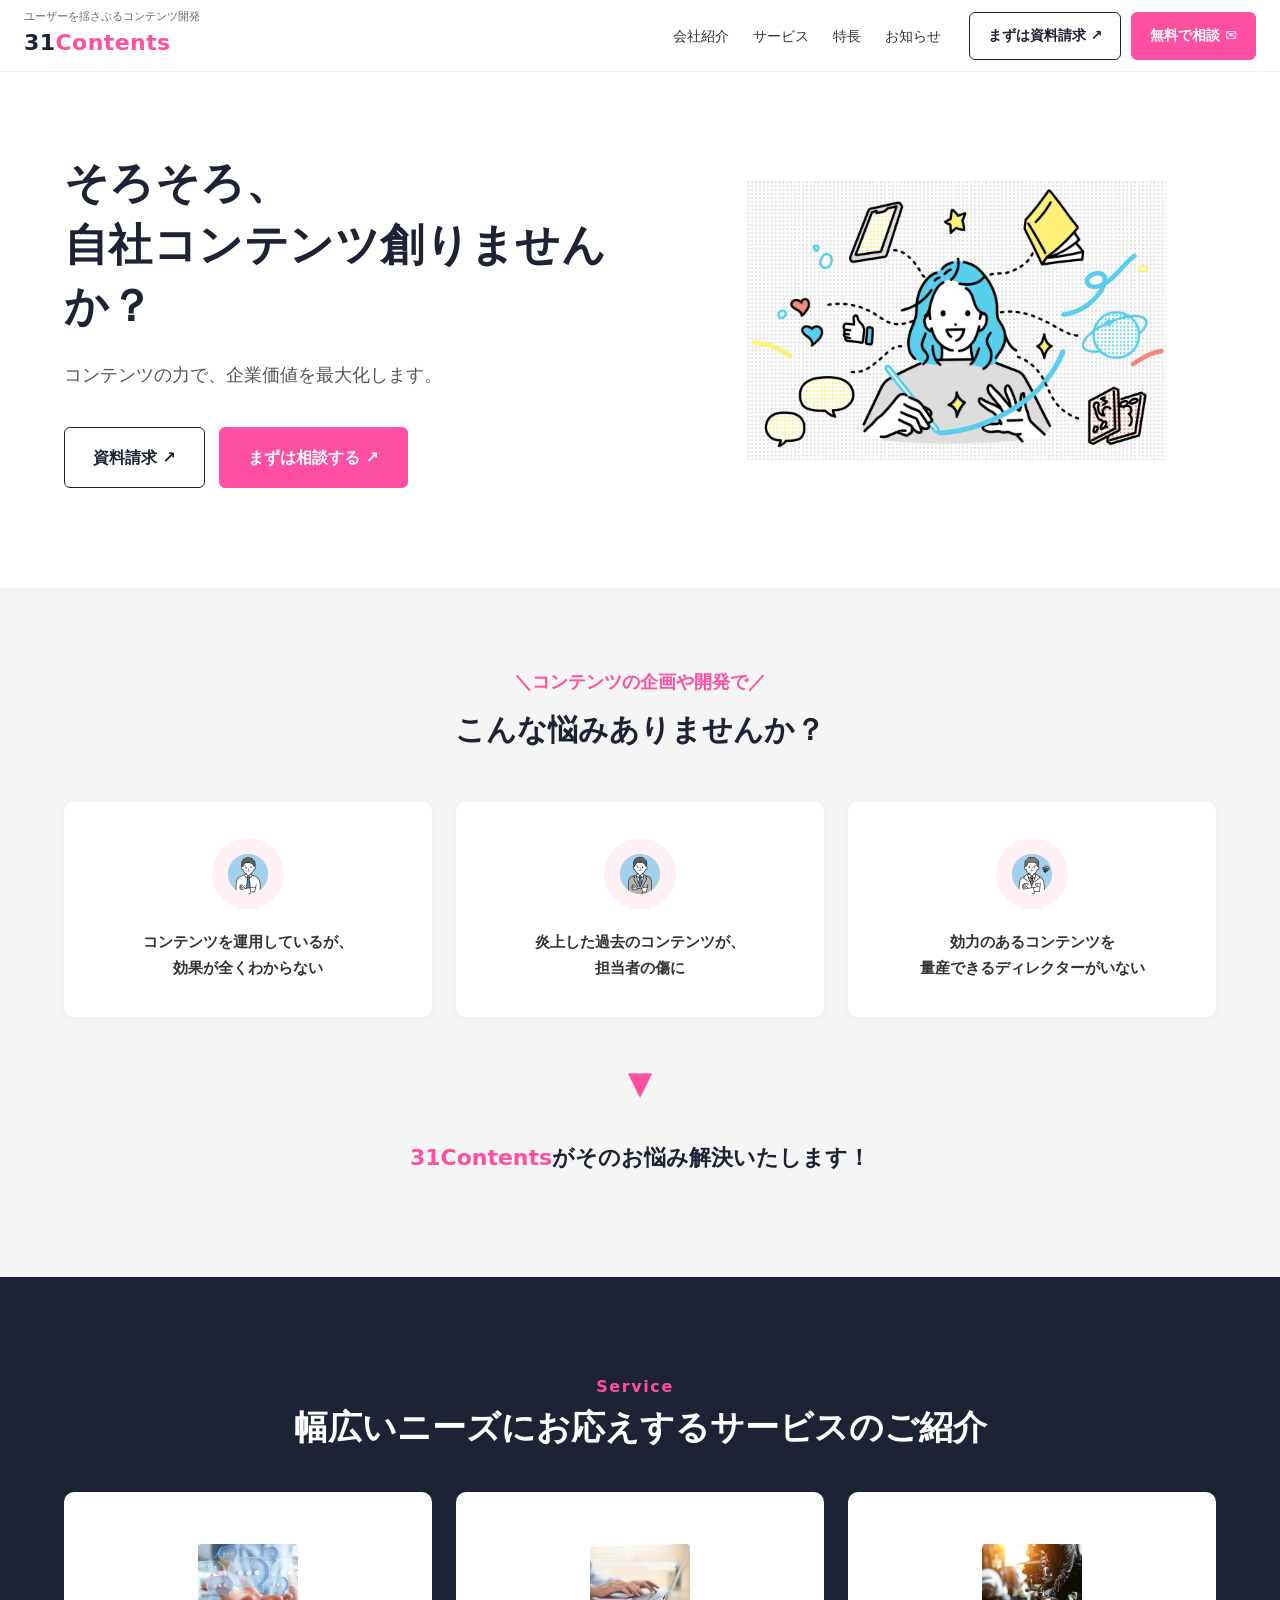
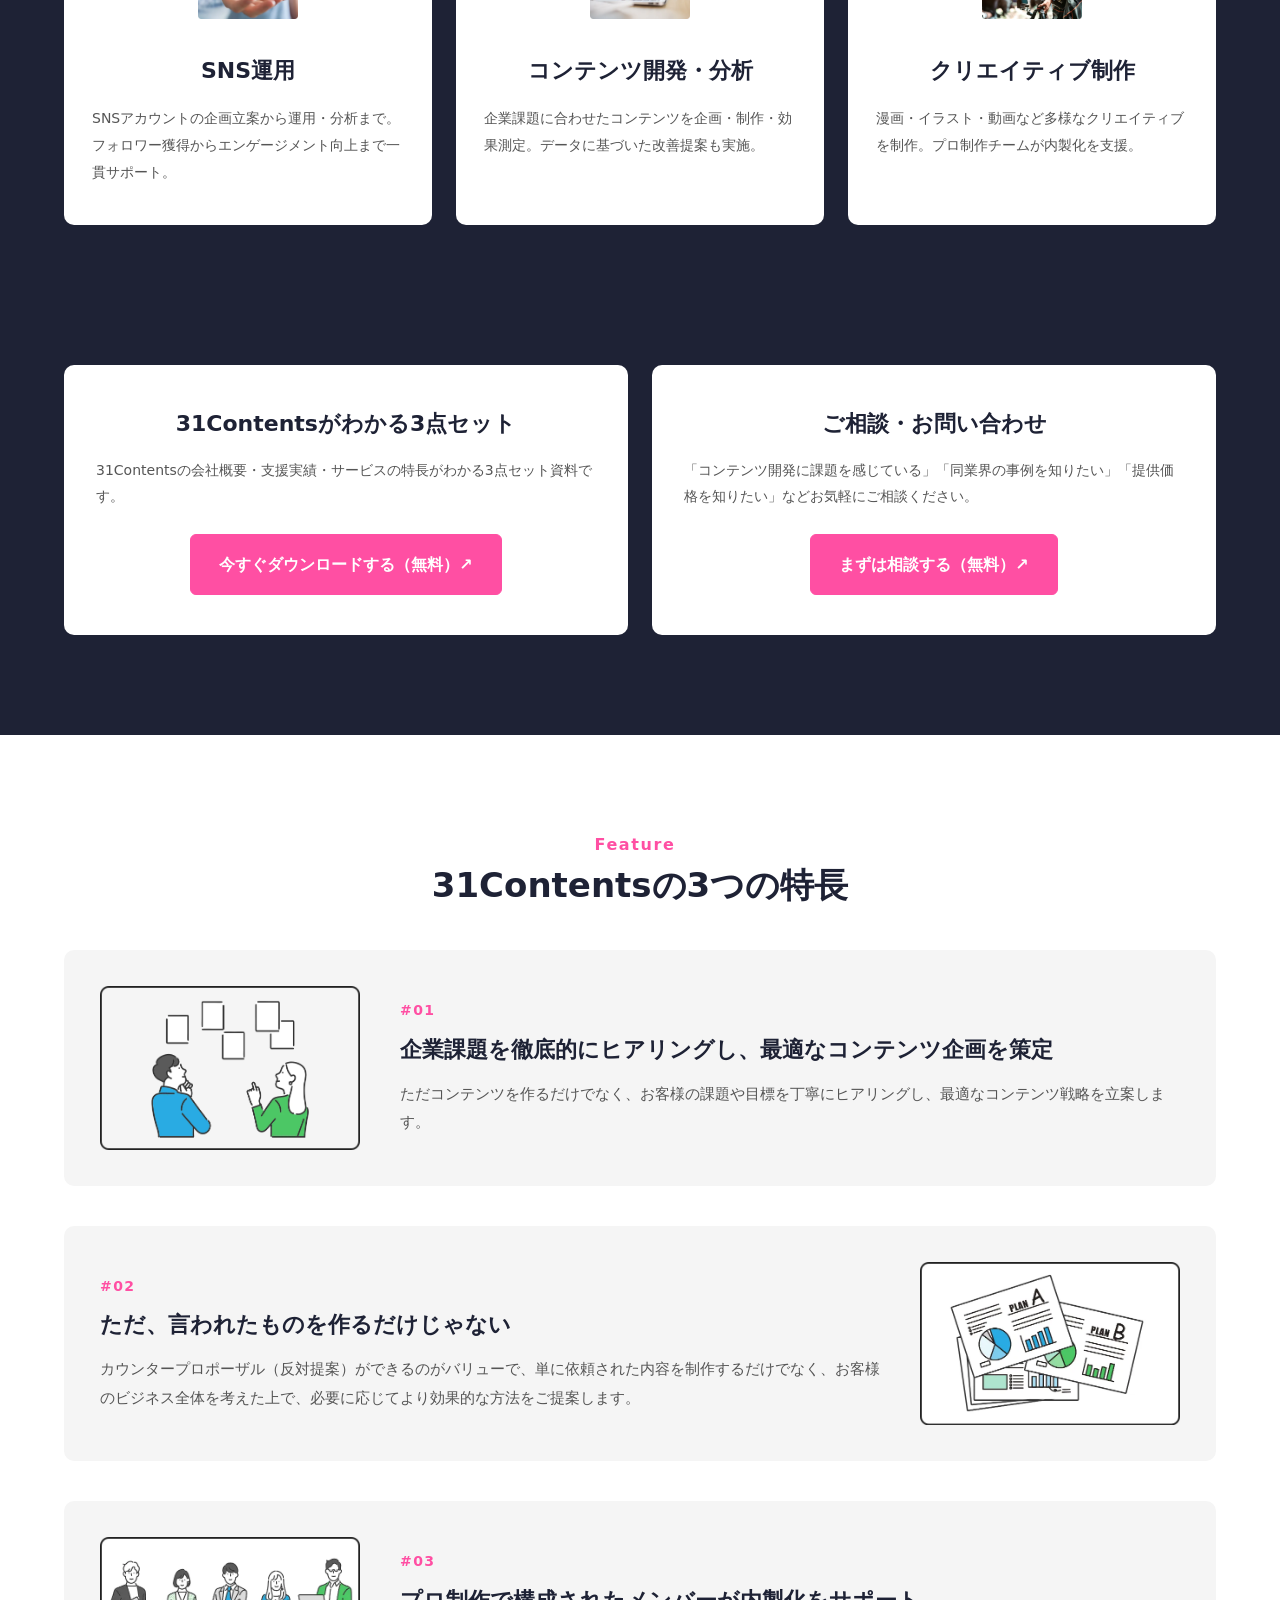
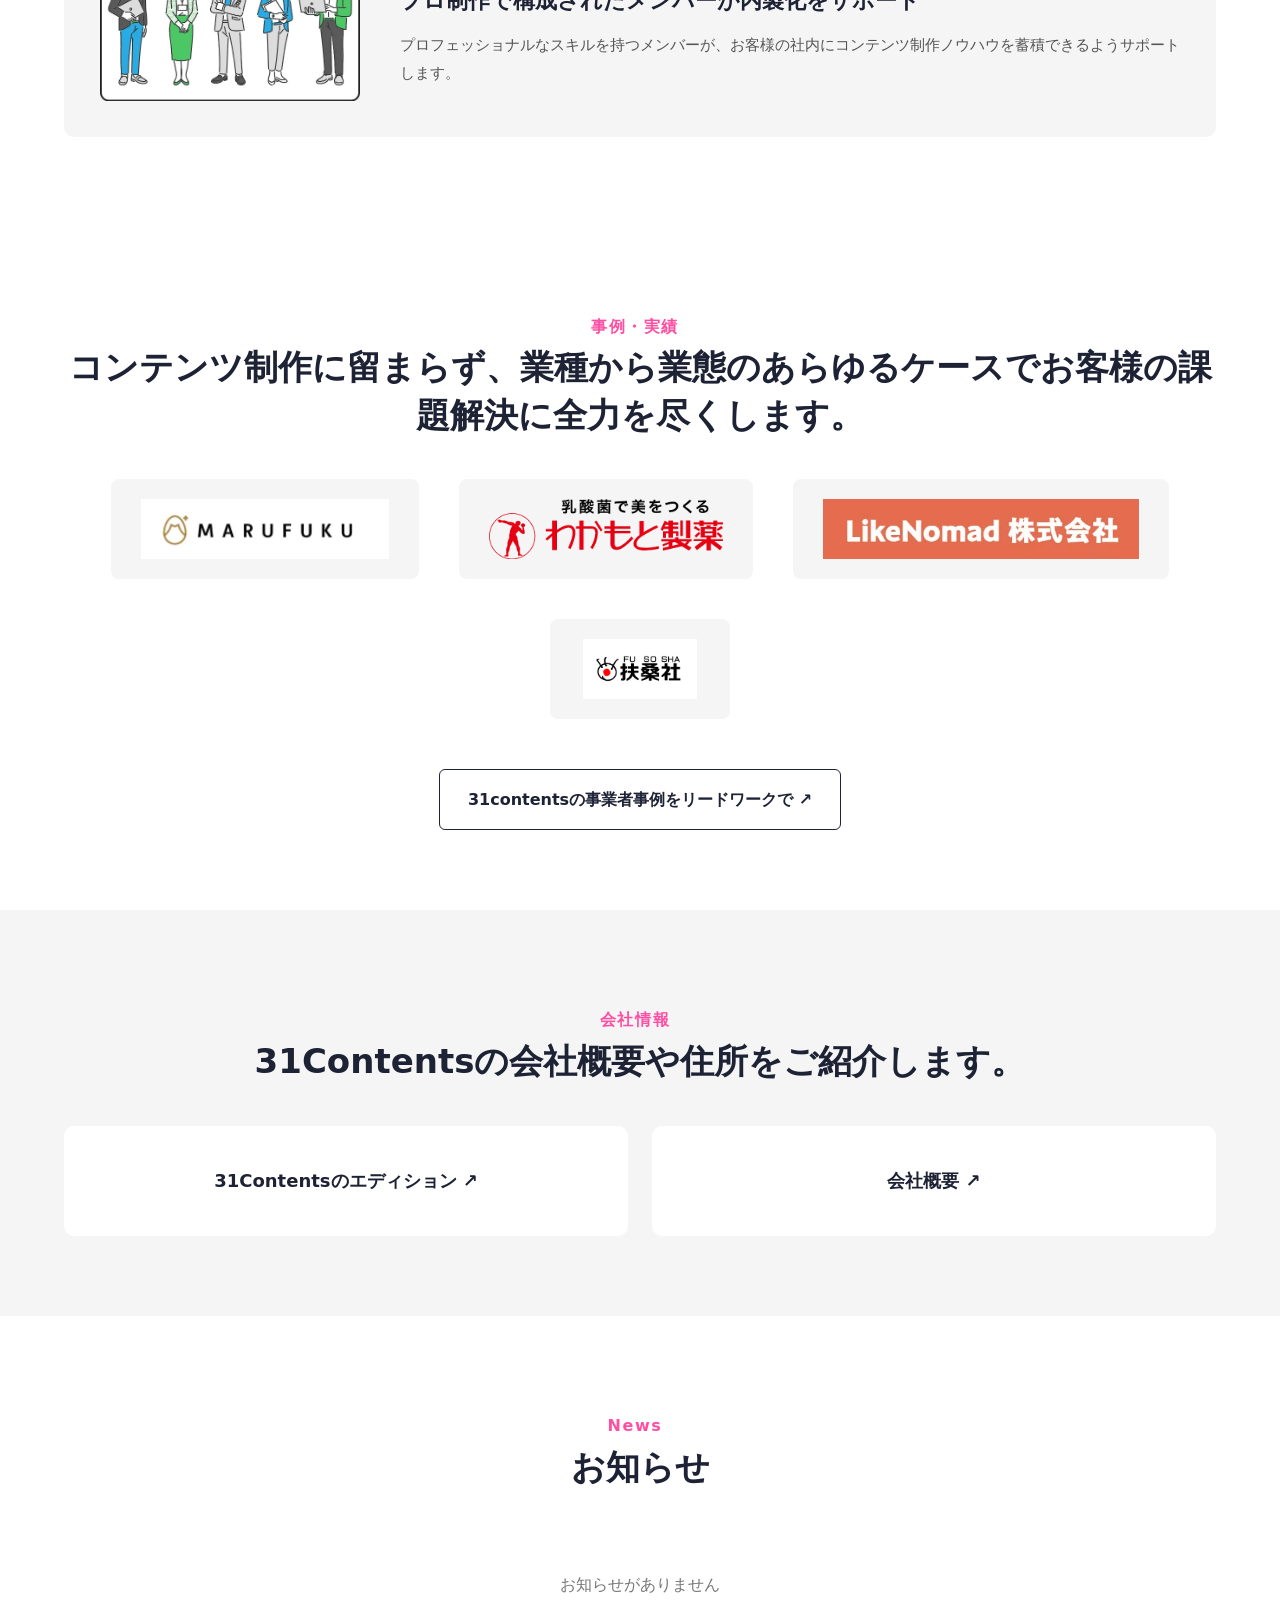
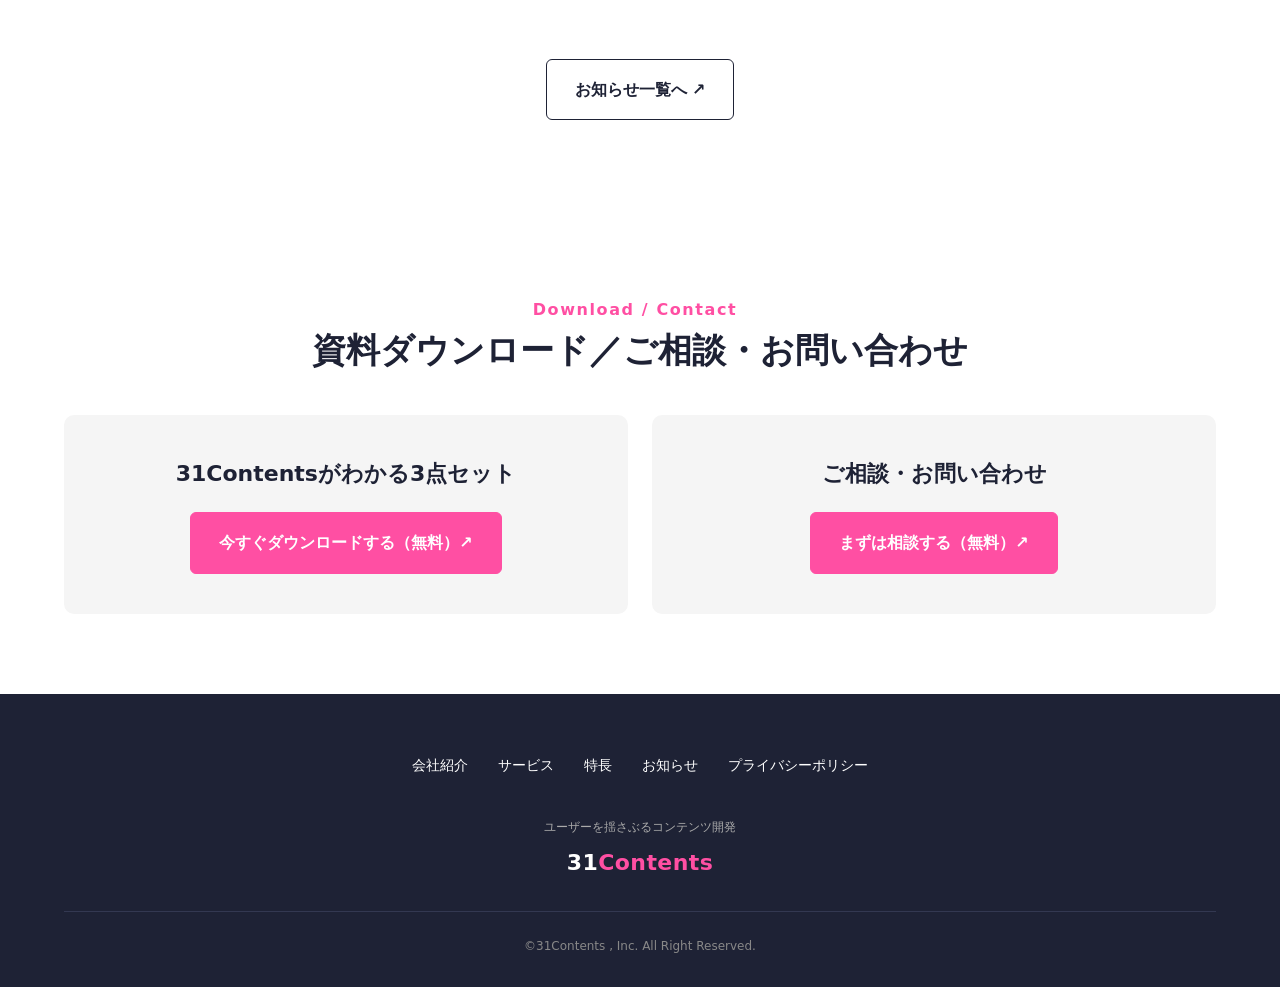
<file: index.html>
<!DOCTYPE html>
<html lang="ja">
<head>
<meta charset="UTF-8">
<meta name="viewport" content="width=device-width, initial-scale=1.0">
<title>31Contents｜ユーザーを揺さぶるコンテンツ開発</title>
<meta name="description" content="31Contentsはコンテンツの力で企業価値を最大化します。SNS運用・コンテンツ開発・クリエイティブ制作でお客様の課題を解決します。">
<link rel="stylesheet" href="style.css">
</head>
<body>

<!-- Header -->
<header class="header">
  <div class="header-inner">
    <a href="index.html" class="header-logo">
      <div>
        <span class="header-logo-tag">ユーザーを揺さぶるコンテンツ開発</span>
        <span class="header-logo-mark">31<span>Contents</span></span>
      </div>
    </a>
    <nav class="header-nav">
      <ul class="header-nav-list">
        <li><a href="company.html">会社紹介</a></li>
        <li><a href="#service">サービス</a></li>
        <li><a href="#feature">特長</a></li>
        <li><a href="news.html">お知らせ</a></li>
      </ul>
      <div class="header-cta">
        <a href="dl.html" class="btn btn-outline">まずは資料請求 ↗</a>
        <a href="contact.html" class="btn btn-pink">無料で相談 ✉</a>
      </div>
    </nav>
    <button class="hamburger" aria-label="メニューを開く" aria-expanded="false">
      <span></span><span></span><span></span>
    </button>
  </div>
</header>

<main>

  <!-- 01 HERO -->
  <section class="hero">
    <div class="hero-inner">
      <div class="hero-text">
        <h1 class="hero-title">そろそろ、<br>自社コンテンツ創りませんか？</h1>
        <p class="hero-sub">コンテンツの力で、企業価値を最大化します。</p>
        <div class="hero-buttons">
          <a href="dl.html" class="btn btn-outline btn-lg">資料請求 ↗</a>
          <a href="contact.html" class="btn btn-pink btn-lg">まずは相談する ↗</a>
        </div>
      </div>
      <div class="hero-image">
        <img src="images/hero.webp" alt="コンテンツ開発のイメージイラスト">
      </div>
    </div>
  </section>

  <!-- 02 Problem -->
  <section class="problem">
    <div class="inner">
      <h2 class="problem-title">
        <span class="slashed">＼コンテンツの企画や開発で／</span>
        こんな悩みありませんか？
      </h2>
      <div class="problem-cards">
        <div class="problem-card">
          <div class="problem-card-icon">
            <img src="images/icon-problem01.webp" alt="">
          </div>
          <p class="problem-card-text">コンテンツを運用しているが、<br>効果が全くわからない</p>
        </div>
        <div class="problem-card">
          <div class="problem-card-icon">
            <img src="images/icon-problem02.webp" alt="">
          </div>
          <p class="problem-card-text">炎上した過去のコンテンツが、<br>担当者の傷に</p>
        </div>
        <div class="problem-card">
          <div class="problem-card-icon">
            <img src="images/icon-problem03.webp" alt="">
          </div>
          <p class="problem-card-text">効力のあるコンテンツを<br>量産できるディレクターがいない</p>
        </div>
      </div>
      <div class="problem-arrow">▼</div>
      <p class="problem-solution"><strong>31Contents</strong>がそのお悩み解決いたします！</p>
    </div>
  </section>

  <!-- 03 Service -->
  <section class="service" id="service">
    <div class="inner">
      <h2 class="section-title">
        <span class="section-title-en">Service</span><br>
        幅広いニーズにお応えするサービスのご紹介
      </h2>
      <div class="service-cards">
        <div class="service-card">
          <div class="service-card-image">
            <img src="images/service01.webp" alt="SNS運用">
          </div>
          <h3 class="service-card-title">SNS運用</h3>
          <p class="service-card-text">SNSアカウントの企画立案から運用・分析まで。フォロワー獲得からエンゲージメント向上まで一貫サポート。</p>
        </div>
        <div class="service-card">
          <div class="service-card-image">
            <img src="images/service02.webp" alt="コンテンツ開発・分析">
          </div>
          <h3 class="service-card-title">コンテンツ開発・分析</h3>
          <p class="service-card-text">企業課題に合わせたコンテンツを企画・制作・効果測定。データに基づいた改善提案も実施。</p>
        </div>
        <div class="service-card">
          <div class="service-card-image">
            <img src="images/service03.webp" alt="クリエイティブ制作">
          </div>
          <h3 class="service-card-title">クリエイティブ制作</h3>
          <p class="service-card-text">漫画・イラスト・動画など多様なクリエイティブを制作。プロ制作チームが内製化を支援。</p>
        </div>
      </div>
    </div>
  </section>

  <!-- 04 CTA Banner -->
  <section class="cta-banner">
    <div class="inner">
      <div class="cta-banner-grid">
        <div class="cta-banner-card">
          <h3>31Contentsがわかる3点セット</h3>
          <p>31Contentsの会社概要・支援実績・サービスの特長がわかる3点セット資料です。</p>
          <a href="dl.html" class="btn btn-pink btn-lg">今すぐダウンロードする（無料）↗</a>
        </div>
        <div class="cta-banner-card">
          <h3>ご相談・お問い合わせ</h3>
          <p>「コンテンツ開発に課題を感じている」「同業界の事例を知りたい」「提供価格を知りたい」などお気軽にご相談ください。</p>
          <a href="contact.html" class="btn btn-pink btn-lg">まずは相談する（無料）↗</a>
        </div>
      </div>
    </div>
  </section>

  <!-- 05 Feature -->
  <section class="feature" id="feature">
    <div class="inner">
      <h2 class="section-title">
        <span class="section-title-en">Feature</span><br>
        31Contentsの3つの特長
      </h2>
      <div class="feature-list">
        <div class="feature-item">
          <div class="feature-image">
            <img src="images/feature01.webp" alt="">
          </div>
          <div class="feature-content">
            <div class="feature-number">#01</div>
            <h3 class="feature-title">企業課題を徹底的にヒアリングし、最適なコンテンツ企画を策定</h3>
            <p class="feature-text">ただコンテンツを作るだけでなく、お客様の課題や目標を丁寧にヒアリングし、最適なコンテンツ戦略を立案します。</p>
          </div>
        </div>
        <div class="feature-item">
          <div class="feature-content">
            <div class="feature-number">#02</div>
            <h3 class="feature-title">ただ、言われたものを作るだけじゃない</h3>
            <p class="feature-text">カウンタープロポーザル（反対提案）ができるのがバリューで、単に依頼された内容を制作するだけでなく、お客様のビジネス全体を考えた上で、必要に応じてより効果的な方法をご提案します。</p>
          </div>
          <div class="feature-image">
            <img src="images/feature02.webp" alt="">
          </div>
        </div>
        <div class="feature-item">
          <div class="feature-image">
            <img src="images/feature03.webp" alt="">
          </div>
          <div class="feature-content">
            <div class="feature-number">#03</div>
            <h3 class="feature-title">プロ制作で構成されたメンバーが内製化をサポート</h3>
            <p class="feature-text">プロフェッショナルなスキルを持つメンバーが、お客様の社内にコンテンツ制作ノウハウを蓄積できるようサポートします。</p>
          </div>
        </div>
      </div>
    </div>
  </section>

  <!-- 06 Works -->
  <section class="works">
    <div class="inner">
      <h2 class="section-title">
        <span class="section-title-en">事例・実績</span><br>
        コンテンツ制作に留まらず、業種から業態のあらゆるケースでお客様の課題解決に全力を尽くします。
      </h2>
      <div class="works-logos">
        <div class="works-logo"><img src="images/logo-marufuku.webp" alt="MARUFUKU"></div>
        <div class="works-logo"><img src="images/logo-wakamoto.webp" alt="わかもと製薬"></div>
        <div class="works-logo"><img src="images/logo-likenomad.webp" alt="LikeNomad株式会社"></div>
        <div class="works-logo"><img src="images/logo-fusosha.webp" alt="扶桑社"></div>
      </div>
      <div class="works-cta">
        <a href="#" class="btn btn-outline btn-lg">31contentsの事業者事例をリードワークで ↗</a>
      </div>
    </div>
  </section>

  <!-- 07 Company Info -->
  <section class="company-info">
    <div class="inner">
      <h2 class="section-title">
        <span class="section-title-en">会社情報</span><br>
        31Contentsの会社概要や住所をご紹介します。
      </h2>
      <div class="company-info-grid">
        <a href="#" class="company-info-card">31Contentsのエディション ↗</a>
        <a href="company.html" class="company-info-card">会社概要 ↗</a>
      </div>
    </div>
  </section>

  <!-- 08 News -->
  <section class="news-section">
    <div class="inner">
      <h2 class="section-title">
        <span class="section-title-en">News</span><br>
        お知らせ
      </h2>
      <p class="news-empty">お知らせがありません</p>
      <div class="news-cta">
        <a href="news.html" class="btn btn-outline btn-lg">お知らせ一覧へ ↗</a>
      </div>
    </div>
  </section>

  <!-- 09 DL / Contact -->
  <section class="dl-contact">
    <div class="inner">
      <h2 class="section-title">
        <span class="section-title-en">Download / Contact</span><br>
        資料ダウンロード／ご相談・お問い合わせ
      </h2>
      <div class="dl-contact-grid">
        <div class="dl-contact-card">
          <h3>31Contentsがわかる3点セット</h3>
          <a href="dl.html" class="btn btn-pink btn-lg">今すぐダウンロードする（無料）↗</a>
        </div>
        <div class="dl-contact-card">
          <h3>ご相談・お問い合わせ</h3>
          <a href="contact.html" class="btn btn-pink btn-lg">まずは相談する（無料）↗</a>
        </div>
      </div>
    </div>
  </section>

</main>

<!-- Footer -->
<footer class="footer">
  <div class="footer-inner">
    <nav class="footer-nav">
      <a href="company.html">会社紹介</a>
      <a href="index.html#service">サービス</a>
      <a href="index.html#feature">特長</a>
      <a href="news.html">お知らせ</a>
      <a href="privacy.html">プライバシーポリシー</a>
    </nav>
    <div class="footer-logo">
      <span class="footer-logo-tag">ユーザーを揺さぶるコンテンツ開発</span>
      <span class="footer-logo-mark">31<span>Contents</span></span>
    </div>
    <p class="footer-copy">©31Contents , Inc. All Right Reserved.</p>
  </div>
</footer>

<script src="script.js"></script>
</body>
</html>
</file>
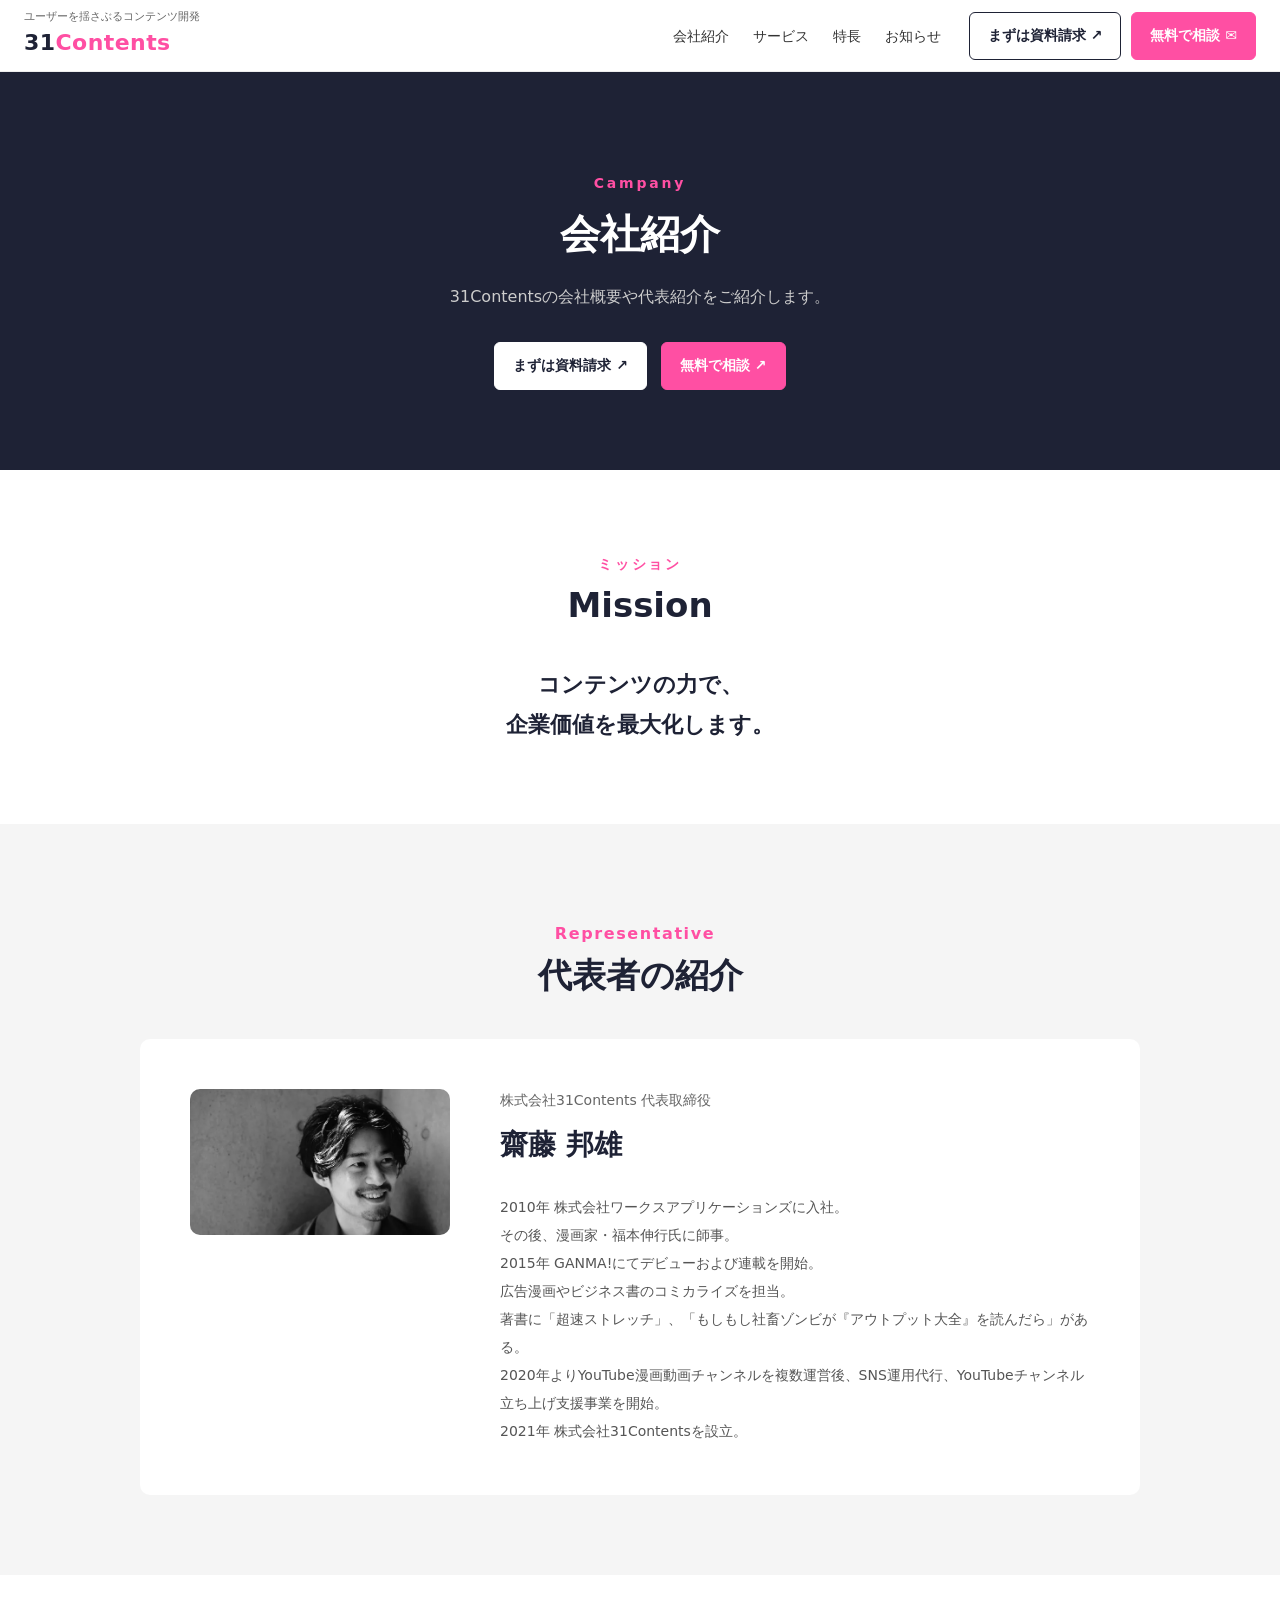
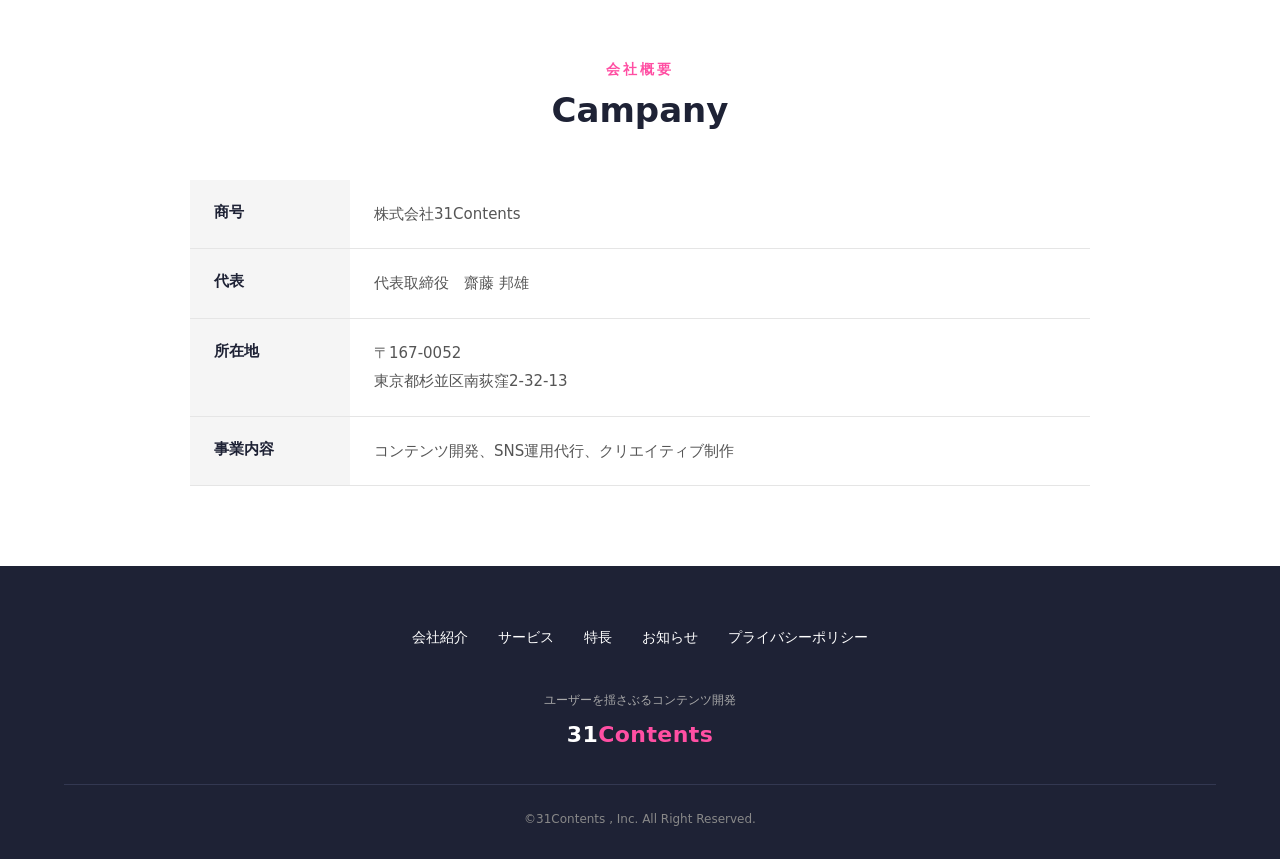
<file: company.html>
<!DOCTYPE html>
<html lang="ja">
<head>
<meta charset="UTF-8">
<meta name="viewport" content="width=device-width, initial-scale=1.0">
<title>会社紹介｜31Contents</title>
<meta name="description" content="株式会社31Contentsの会社概要・代表者紹介・ミッションをご紹介します。">
<link rel="stylesheet" href="style.css">
</head>
<body>

<header class="header">
  <div class="header-inner">
    <a href="index.html" class="header-logo">
      <div>
        <span class="header-logo-tag">ユーザーを揺さぶるコンテンツ開発</span>
        <span class="header-logo-mark">31<span>Contents</span></span>
      </div>
    </a>
    <nav class="header-nav">
      <ul class="header-nav-list">
        <li><a href="company.html">会社紹介</a></li>
        <li><a href="index.html#service">サービス</a></li>
        <li><a href="index.html#feature">特長</a></li>
        <li><a href="news.html">お知らせ</a></li>
      </ul>
      <div class="header-cta">
        <a href="dl.html" class="btn btn-outline">まずは資料請求 ↗</a>
        <a href="contact.html" class="btn btn-pink">無料で相談 ✉</a>
      </div>
    </nav>
    <button class="hamburger" aria-label="メニューを開く" aria-expanded="false">
      <span></span><span></span><span></span>
    </button>
  </div>
</header>

<main>

  <!-- Page Header -->
  <section class="page-header">
    <div class="inner">
      <span class="page-header-label">Campany</span>
      <h1 class="page-header-title">会社紹介</h1>
      <p class="page-header-desc">31Contentsの会社概要や代表紹介をご紹介します。</p>
      <div class="page-header-cta">
        <a href="dl.html" class="btn btn-white">まずは資料請求 ↗</a>
        <a href="contact.html" class="btn btn-pink">無料で相談 ↗</a>
      </div>
    </div>
  </section>

  <!-- Mission -->
  <section class="mission">
    <div class="inner">
      <span class="mission-label">ミッション</span>
      <h2 class="mission-title">Mission</h2>
      <p class="mission-text">コンテンツの力で、<br>企業価値を最大化します。</p>
    </div>
  </section>

  <!-- Representative -->
  <section class="representative">
    <div class="inner">
      <h2 class="section-title">
        <span class="section-title-en">Representative</span><br>
        代表者の紹介
      </h2>
      <div class="representative-inner">
        <div class="representative-image">
          <img src="images/representative.webp" alt="代表取締役 齋藤 邦雄">
        </div>
        <div class="representative-profile">
          <p class="representative-role">株式会社31Contents 代表取締役</p>
          <h3 class="representative-name">齋藤 邦雄</h3>
          <p class="representative-bio">2010年 株式会社ワークスアプリケーションズに入社。
その後、漫画家・福本伸行氏に師事。
2015年 GANMA!にてデビューおよび連載を開始。
広告漫画やビジネス書のコミカライズを担当。
著書に「超速ストレッチ」、「もしもし社畜ゾンビが『アウトプット大全』を読んだら」がある。
2020年よりYouTube漫画動画チャンネルを複数運営後、SNS運用代行、YouTubeチャンネル立ち上げ支援事業を開始。
2021年 株式会社31Contentsを設立。</p>
        </div>
      </div>
    </div>
  </section>

  <!-- Company Profile -->
  <section class="company-profile">
    <div class="inner">
      <div style="text-align:center;">
        <span class="mission-label">会社概要</span>
        <h2 class="mission-title">Campany</h2>
      </div>
      <table class="company-profile-table">
        <tr>
          <th>商号</th>
          <td>株式会社31Contents</td>
        </tr>
        <tr>
          <th>代表</th>
          <td>代表取締役　齋藤 邦雄</td>
        </tr>
        <tr>
          <th>所在地</th>
          <td>〒167-0052<br>東京都杉並区南荻窪2-32-13</td>
        </tr>
        <tr>
          <th>事業内容</th>
          <td>コンテンツ開発、SNS運用代行、クリエイティブ制作</td>
        </tr>
      </table>
    </div>
  </section>

</main>

<footer class="footer">
  <div class="footer-inner">
    <nav class="footer-nav">
      <a href="company.html">会社紹介</a>
      <a href="index.html#service">サービス</a>
      <a href="index.html#feature">特長</a>
      <a href="news.html">お知らせ</a>
      <a href="privacy.html">プライバシーポリシー</a>
    </nav>
    <div class="footer-logo">
      <span class="footer-logo-tag">ユーザーを揺さぶるコンテンツ開発</span>
      <span class="footer-logo-mark">31<span>Contents</span></span>
    </div>
    <p class="footer-copy">©31Contents , Inc. All Right Reserved.</p>
  </div>
</footer>

<script src="script.js"></script>
</body>
</html>
</file>
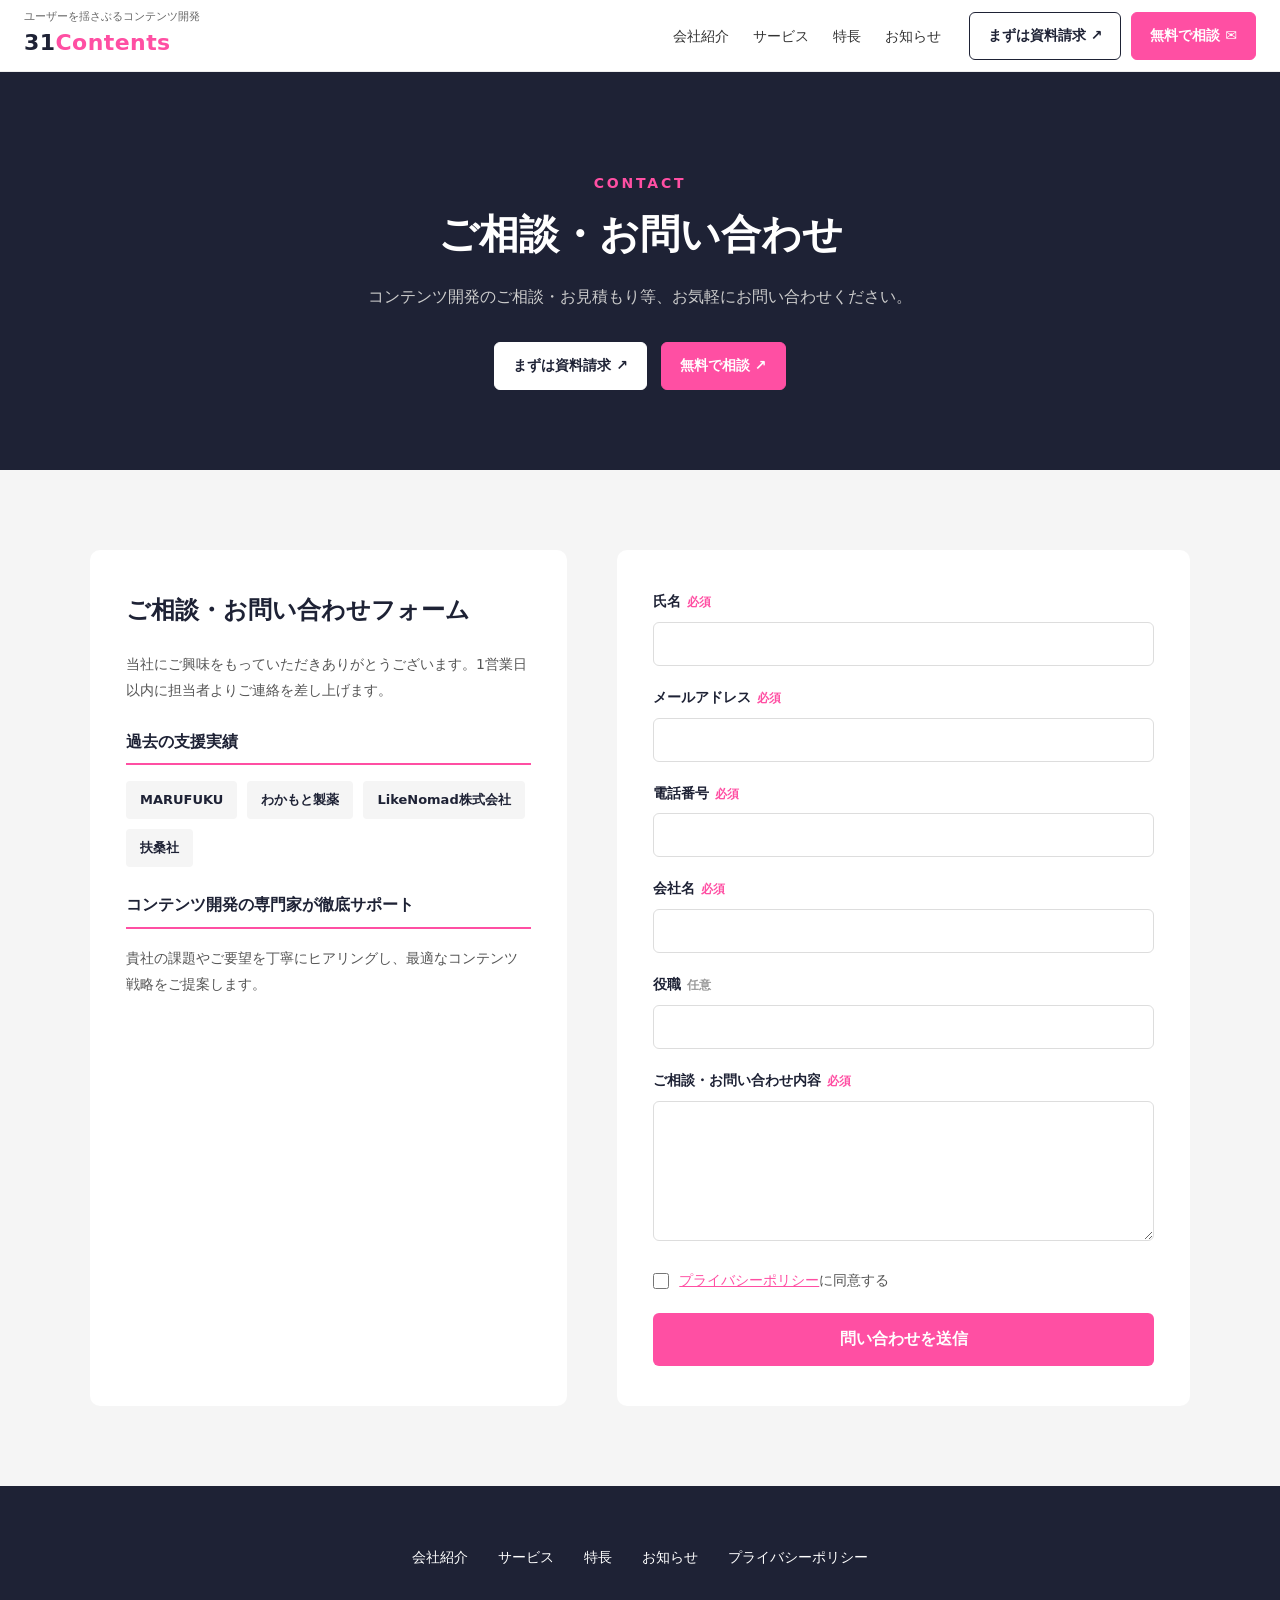
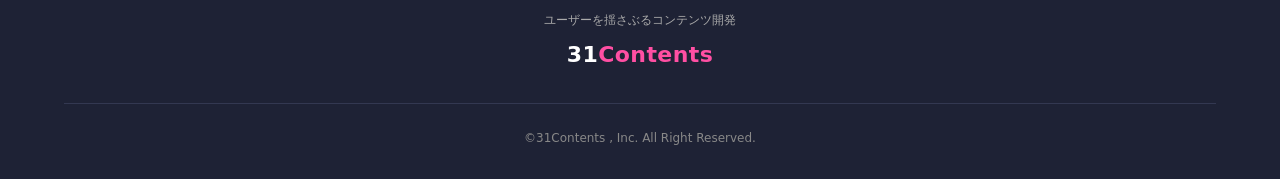
<file: contact.html>
<!DOCTYPE html>
<html lang="ja">
<head>
<meta charset="UTF-8">
<meta name="viewport" content="width=device-width, initial-scale=1.0">
<title>お問い合わせ｜31Contents</title>
<meta name="description" content="31Contentsへのご相談・お問い合わせフォーム。1営業日以内に担当者よりご連絡を差し上げます。">
<link rel="stylesheet" href="style.css">
</head>
<body>

<header class="header">
  <div class="header-inner">
    <a href="index.html" class="header-logo">
      <div>
        <span class="header-logo-tag">ユーザーを揺さぶるコンテンツ開発</span>
        <span class="header-logo-mark">31<span>Contents</span></span>
      </div>
    </a>
    <nav class="header-nav">
      <ul class="header-nav-list">
        <li><a href="company.html">会社紹介</a></li>
        <li><a href="index.html#service">サービス</a></li>
        <li><a href="index.html#feature">特長</a></li>
        <li><a href="news.html">お知らせ</a></li>
      </ul>
      <div class="header-cta">
        <a href="dl.html" class="btn btn-outline">まずは資料請求 ↗</a>
        <a href="contact.html" class="btn btn-pink">無料で相談 ✉</a>
      </div>
    </nav>
    <button class="hamburger" aria-label="メニューを開く" aria-expanded="false">
      <span></span><span></span><span></span>
    </button>
  </div>
</header>

<main>

  <section class="page-header">
    <div class="inner">
      <span class="page-header-label">CONTACT</span>
      <h1 class="page-header-title">ご相談・お問い合わせ</h1>
      <p class="page-header-desc">コンテンツ開発のご相談・お見積もり等、お気軽にお問い合わせください。</p>
      <div class="page-header-cta">
        <a href="dl.html" class="btn btn-white">まずは資料請求 ↗</a>
        <a href="contact.html" class="btn btn-pink">無料で相談 ↗</a>
      </div>
    </div>
  </section>

  <section class="form-page">
    <div class="inner">
      <div class="form-page-grid">

        <!-- Left -->
        <div class="form-left">
          <h2>ご相談・お問い合わせフォーム</h2>
          <p>当社にご興味をもっていただきありがとうございます。1営業日以内に担当者よりご連絡を差し上げます。</p>

          <h3>過去の支援実績</h3>
          <div class="form-left-logos">
            <span>MARUFUKU</span>
            <span>わかもと製薬</span>
            <span>LikeNomad株式会社</span>
            <span>扶桑社</span>
          </div>

          <h3>コンテンツ開発の専門家が徹底サポート</h3>
          <p>貴社の課題やご要望を丁寧にヒアリングし、最適なコンテンツ戦略をご提案します。</p>
        </div>

        <!-- Right -->
        <div class="form-right">
          <form action="https://formspree.io/f/mpqkqnpa" method="POST" data-async>
            <div class="form-group">
              <label for="c-name">氏名<span class="required">必須</span></label>
              <input type="text" name="name" id="c-name" required>
            </div>
            <div class="form-group">
              <label for="c-email">メールアドレス<span class="required">必須</span></label>
              <input type="email" name="email" id="c-email" required>
            </div>
            <div class="form-group">
              <label for="c-tel">電話番号<span class="required">必須</span></label>
              <input type="tel" name="tel" id="c-tel" required>
            </div>
            <div class="form-group">
              <label for="c-company">会社名<span class="required">必須</span></label>
              <input type="text" name="company" id="c-company" required>
            </div>
            <div class="form-group">
              <label for="c-role">役職<span class="optional">任意</span></label>
              <input type="text" name="role" id="c-role">
            </div>
            <div class="form-group">
              <label for="c-message">ご相談・お問い合わせ内容<span class="required">必須</span></label>
              <textarea name="message" id="c-message" required></textarea>
            </div>
            <label class="form-privacy">
              <input type="checkbox" name="privacy" required>
              <span><a href="privacy.html" target="_blank">プライバシーポリシー</a>に同意する</span>
            </label>
            <button type="submit" class="form-submit">問い合わせを送信</button>
          </form>
          <div class="form-thanks">
            <p>お問い合わせいただき、ありがとうございました。</p>
            <p>1営業日以内に担当者よりご連絡を差し上げます。<br>今しばらくお待ちくださいませ。</p>
          </div>
        </div>

      </div>
    </div>
  </section>

</main>

<footer class="footer">
  <div class="footer-inner">
    <nav class="footer-nav">
      <a href="company.html">会社紹介</a>
      <a href="index.html#service">サービス</a>
      <a href="index.html#feature">特長</a>
      <a href="news.html">お知らせ</a>
      <a href="privacy.html">プライバシーポリシー</a>
    </nav>
    <div class="footer-logo">
      <span class="footer-logo-tag">ユーザーを揺さぶるコンテンツ開発</span>
      <span class="footer-logo-mark">31<span>Contents</span></span>
    </div>
    <p class="footer-copy">©31Contents , Inc. All Right Reserved.</p>
  </div>
</footer>

<script src="script.js"></script>
</body>
</html>
</file>
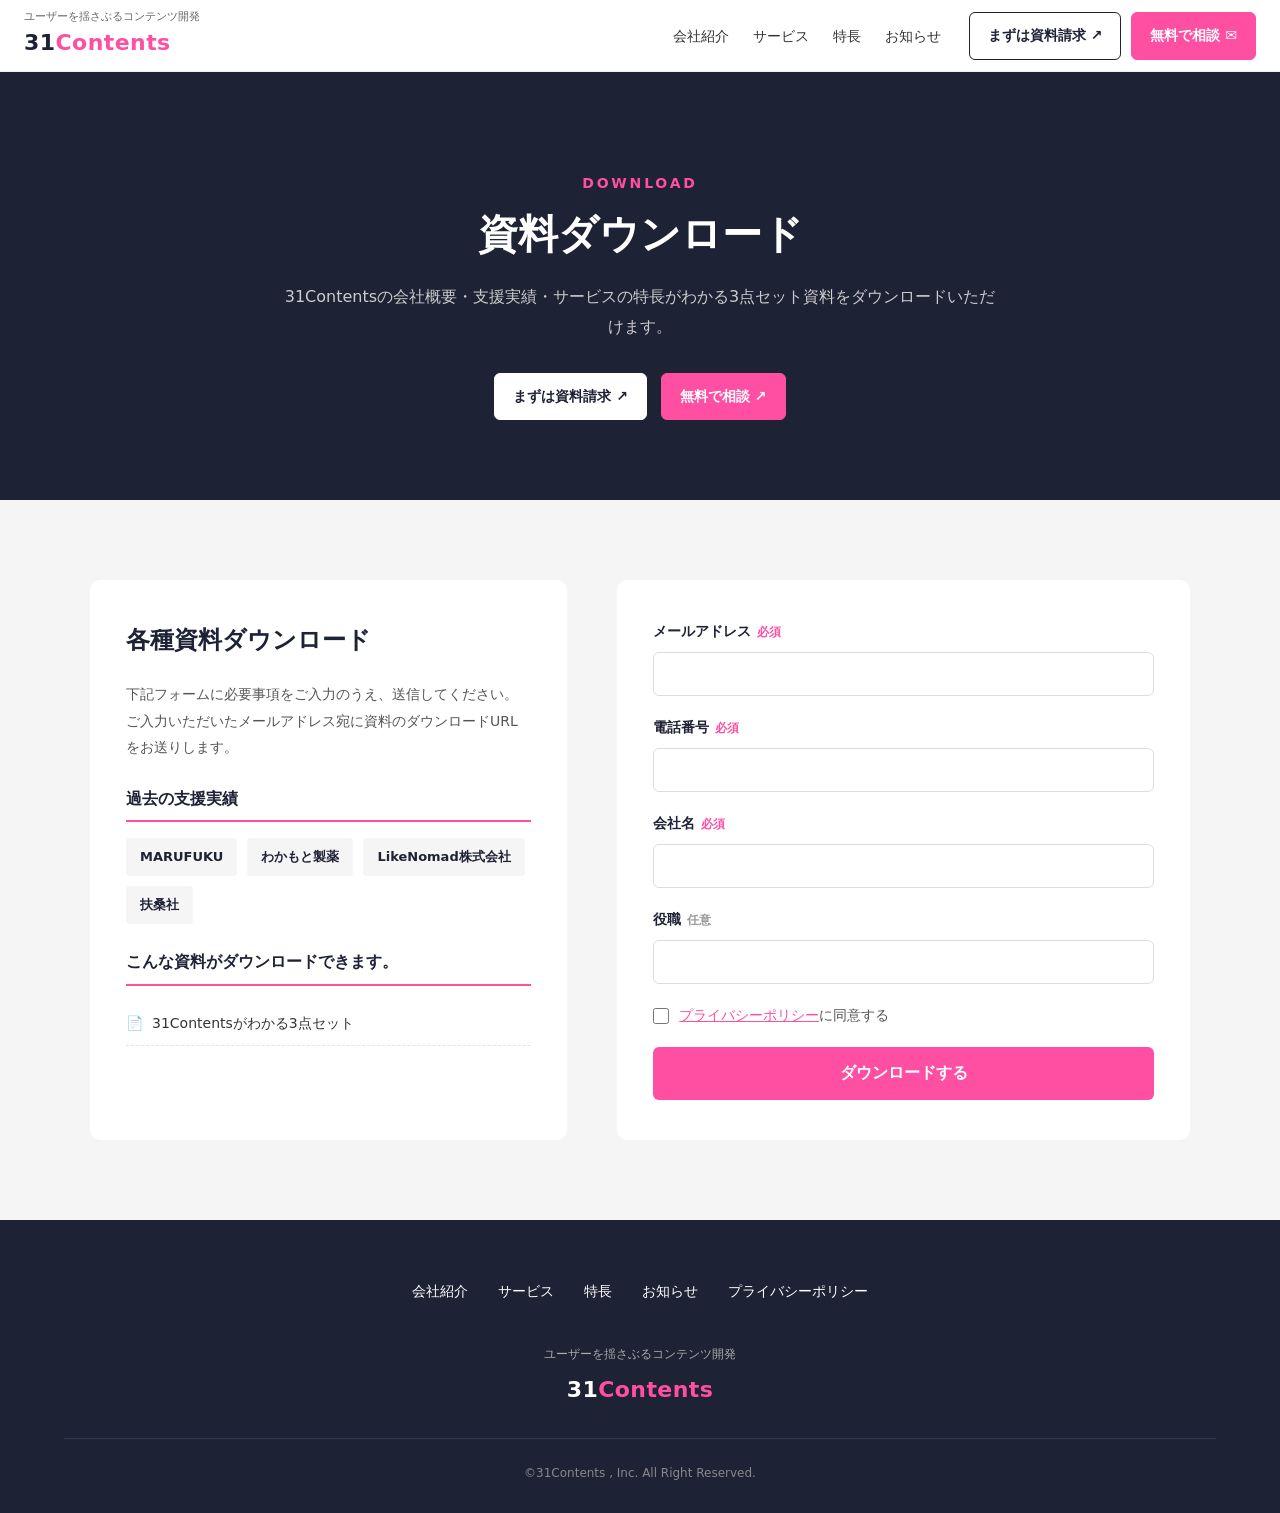
<file: dl.html>
<!DOCTYPE html>
<html lang="ja">
<head>
<meta charset="UTF-8">
<meta name="viewport" content="width=device-width, initial-scale=1.0">
<title>資料ダウンロード｜31Contents</title>
<meta name="description" content="31Contentsがわかる3点セット資料がダウンロードできます。">
<link rel="stylesheet" href="style.css">
</head>
<body>

<header class="header">
  <div class="header-inner">
    <a href="index.html" class="header-logo">
      <div>
        <span class="header-logo-tag">ユーザーを揺さぶるコンテンツ開発</span>
        <span class="header-logo-mark">31<span>Contents</span></span>
      </div>
    </a>
    <nav class="header-nav">
      <ul class="header-nav-list">
        <li><a href="company.html">会社紹介</a></li>
        <li><a href="index.html#service">サービス</a></li>
        <li><a href="index.html#feature">特長</a></li>
        <li><a href="news.html">お知らせ</a></li>
      </ul>
      <div class="header-cta">
        <a href="dl.html" class="btn btn-outline">まずは資料請求 ↗</a>
        <a href="contact.html" class="btn btn-pink">無料で相談 ✉</a>
      </div>
    </nav>
    <button class="hamburger" aria-label="メニューを開く" aria-expanded="false">
      <span></span><span></span><span></span>
    </button>
  </div>
</header>

<main>

  <section class="page-header">
    <div class="inner">
      <span class="page-header-label">DOWNLOAD</span>
      <h1 class="page-header-title">資料ダウンロード</h1>
      <p class="page-header-desc">31Contentsの会社概要・支援実績・サービスの特長がわかる3点セット資料をダウンロードいただけます。</p>
      <div class="page-header-cta">
        <a href="dl.html" class="btn btn-white">まずは資料請求 ↗</a>
        <a href="contact.html" class="btn btn-pink">無料で相談 ↗</a>
      </div>
    </div>
  </section>

  <section class="form-page">
    <div class="inner">
      <div class="form-page-grid">

        <!-- Left -->
        <div class="form-left">
          <h2>各種資料ダウンロード</h2>
          <p>下記フォームに必要事項をご入力のうえ、送信してください。ご入力いただいたメールアドレス宛に資料のダウンロードURLをお送りします。</p>

          <h3>過去の支援実績</h3>
          <div class="form-left-logos">
            <span>MARUFUKU</span>
            <span>わかもと製薬</span>
            <span>LikeNomad株式会社</span>
            <span>扶桑社</span>
          </div>

          <h3>こんな資料がダウンロードできます。</h3>
          <ul class="form-left-dl-list">
            <li>31Contentsがわかる3点セット</li>
          </ul>
        </div>

        <!-- Right -->
        <div class="form-right">
          <form action="https://formspree.io/f/mvzdzykg" method="POST" data-async>
            <div class="form-group">
              <label for="dl-email">メールアドレス<span class="required">必須</span></label>
              <input type="email" name="email" id="dl-email" required>
            </div>
            <div class="form-group">
              <label for="dl-tel">電話番号<span class="required">必須</span></label>
              <input type="tel" name="tel" id="dl-tel" required>
            </div>
            <div class="form-group">
              <label for="dl-company">会社名<span class="required">必須</span></label>
              <input type="text" name="company" id="dl-company" required>
            </div>
            <div class="form-group">
              <label for="dl-role">役職<span class="optional">任意</span></label>
              <input type="text" name="role" id="dl-role">
            </div>
            <label class="form-privacy">
              <input type="checkbox" name="privacy" required>
              <span><a href="privacy.html" target="_blank">プライバシーポリシー</a>に同意する</span>
            </label>
            <button type="submit" class="form-submit">ダウンロードする</button>
          </form>
          <div class="form-thanks">
            <p>ご請求ありがとうございました。</p>
            <p>ご入力いただいたメールアドレス宛に、資料のダウンロードURLをお送りいたしました。</p>
          </div>
        </div>

      </div>
    </div>
  </section>

</main>

<footer class="footer">
  <div class="footer-inner">
    <nav class="footer-nav">
      <a href="company.html">会社紹介</a>
      <a href="index.html#service">サービス</a>
      <a href="index.html#feature">特長</a>
      <a href="news.html">お知らせ</a>
      <a href="privacy.html">プライバシーポリシー</a>
    </nav>
    <div class="footer-logo">
      <span class="footer-logo-tag">ユーザーを揺さぶるコンテンツ開発</span>
      <span class="footer-logo-mark">31<span>Contents</span></span>
    </div>
    <p class="footer-copy">©31Contents , Inc. All Right Reserved.</p>
  </div>
</footer>

<script src="script.js"></script>
</body>
</html>
</file>
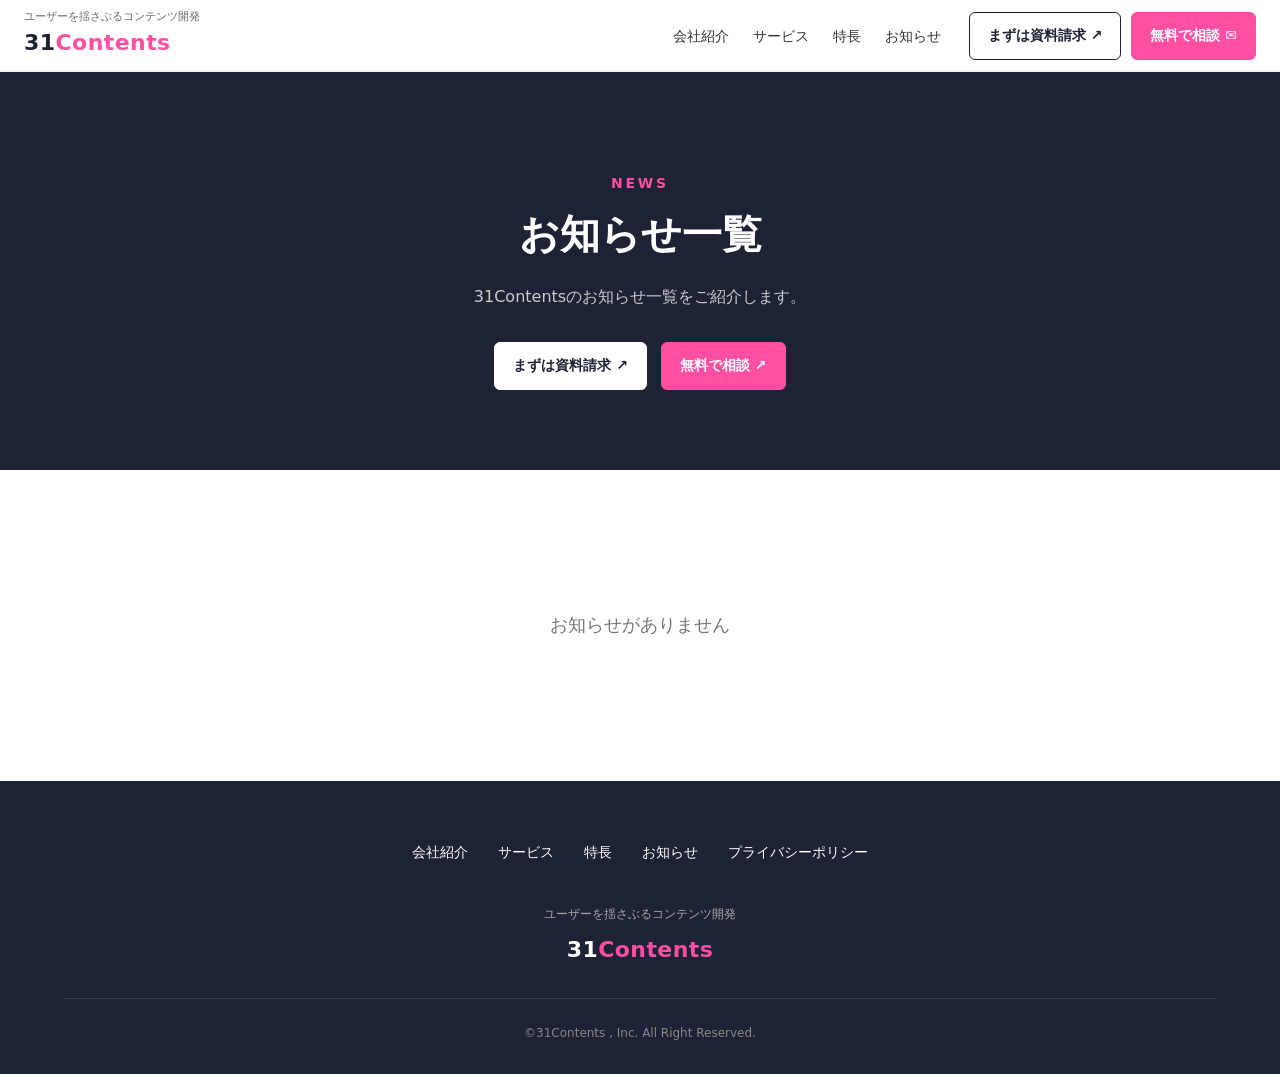
<file: news.html>
<!DOCTYPE html>
<html lang="ja">
<head>
<meta charset="UTF-8">
<meta name="viewport" content="width=device-width, initial-scale=1.0">
<title>お知らせ一覧｜31Contents</title>
<meta name="description" content="31Contentsのお知らせ一覧をご紹介します。">
<link rel="stylesheet" href="style.css">
</head>
<body>

<header class="header">
  <div class="header-inner">
    <a href="index.html" class="header-logo">
      <div>
        <span class="header-logo-tag">ユーザーを揺さぶるコンテンツ開発</span>
        <span class="header-logo-mark">31<span>Contents</span></span>
      </div>
    </a>
    <nav class="header-nav">
      <ul class="header-nav-list">
        <li><a href="company.html">会社紹介</a></li>
        <li><a href="index.html#service">サービス</a></li>
        <li><a href="index.html#feature">特長</a></li>
        <li><a href="news.html">お知らせ</a></li>
      </ul>
      <div class="header-cta">
        <a href="dl.html" class="btn btn-outline">まずは資料請求 ↗</a>
        <a href="contact.html" class="btn btn-pink">無料で相談 ✉</a>
      </div>
    </nav>
    <button class="hamburger" aria-label="メニューを開く" aria-expanded="false">
      <span></span><span></span><span></span>
    </button>
  </div>
</header>

<main>

  <section class="page-header">
    <div class="inner">
      <span class="page-header-label">NEWS</span>
      <h1 class="page-header-title">お知らせ一覧</h1>
      <p class="page-header-desc">31Contentsのお知らせ一覧をご紹介します。</p>
      <div class="page-header-cta">
        <a href="dl.html" class="btn btn-white">まずは資料請求 ↗</a>
        <a href="contact.html" class="btn btn-pink">無料で相談 ↗</a>
      </div>
    </div>
  </section>

  <section class="news-page">
    <div class="inner">
      <p class="news-page-empty">お知らせがありません</p>
    </div>
  </section>

</main>

<footer class="footer">
  <div class="footer-inner">
    <nav class="footer-nav">
      <a href="company.html">会社紹介</a>
      <a href="index.html#service">サービス</a>
      <a href="index.html#feature">特長</a>
      <a href="news.html">お知らせ</a>
      <a href="privacy.html">プライバシーポリシー</a>
    </nav>
    <div class="footer-logo">
      <span class="footer-logo-tag">ユーザーを揺さぶるコンテンツ開発</span>
      <span class="footer-logo-mark">31<span>Contents</span></span>
    </div>
    <p class="footer-copy">©31Contents , Inc. All Right Reserved.</p>
  </div>
</footer>

<script src="script.js"></script>
</body>
</html>
</file>
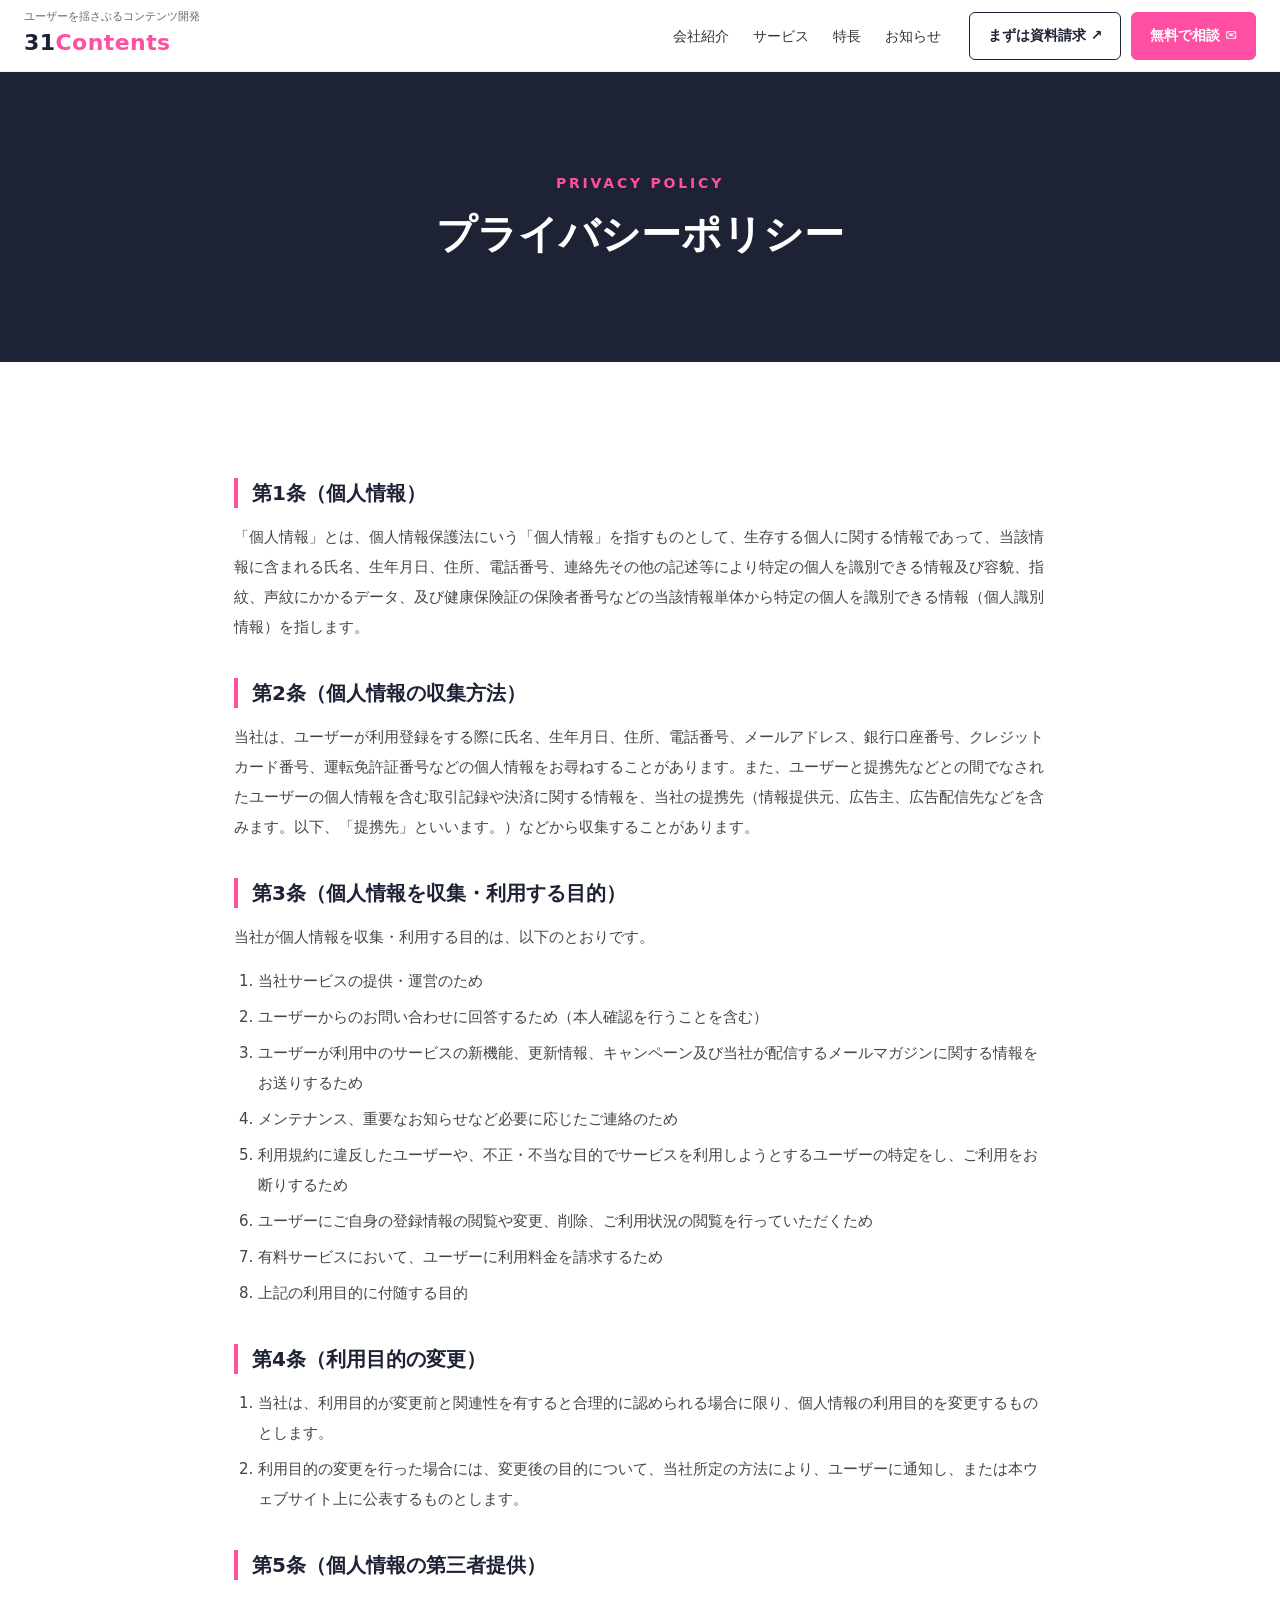
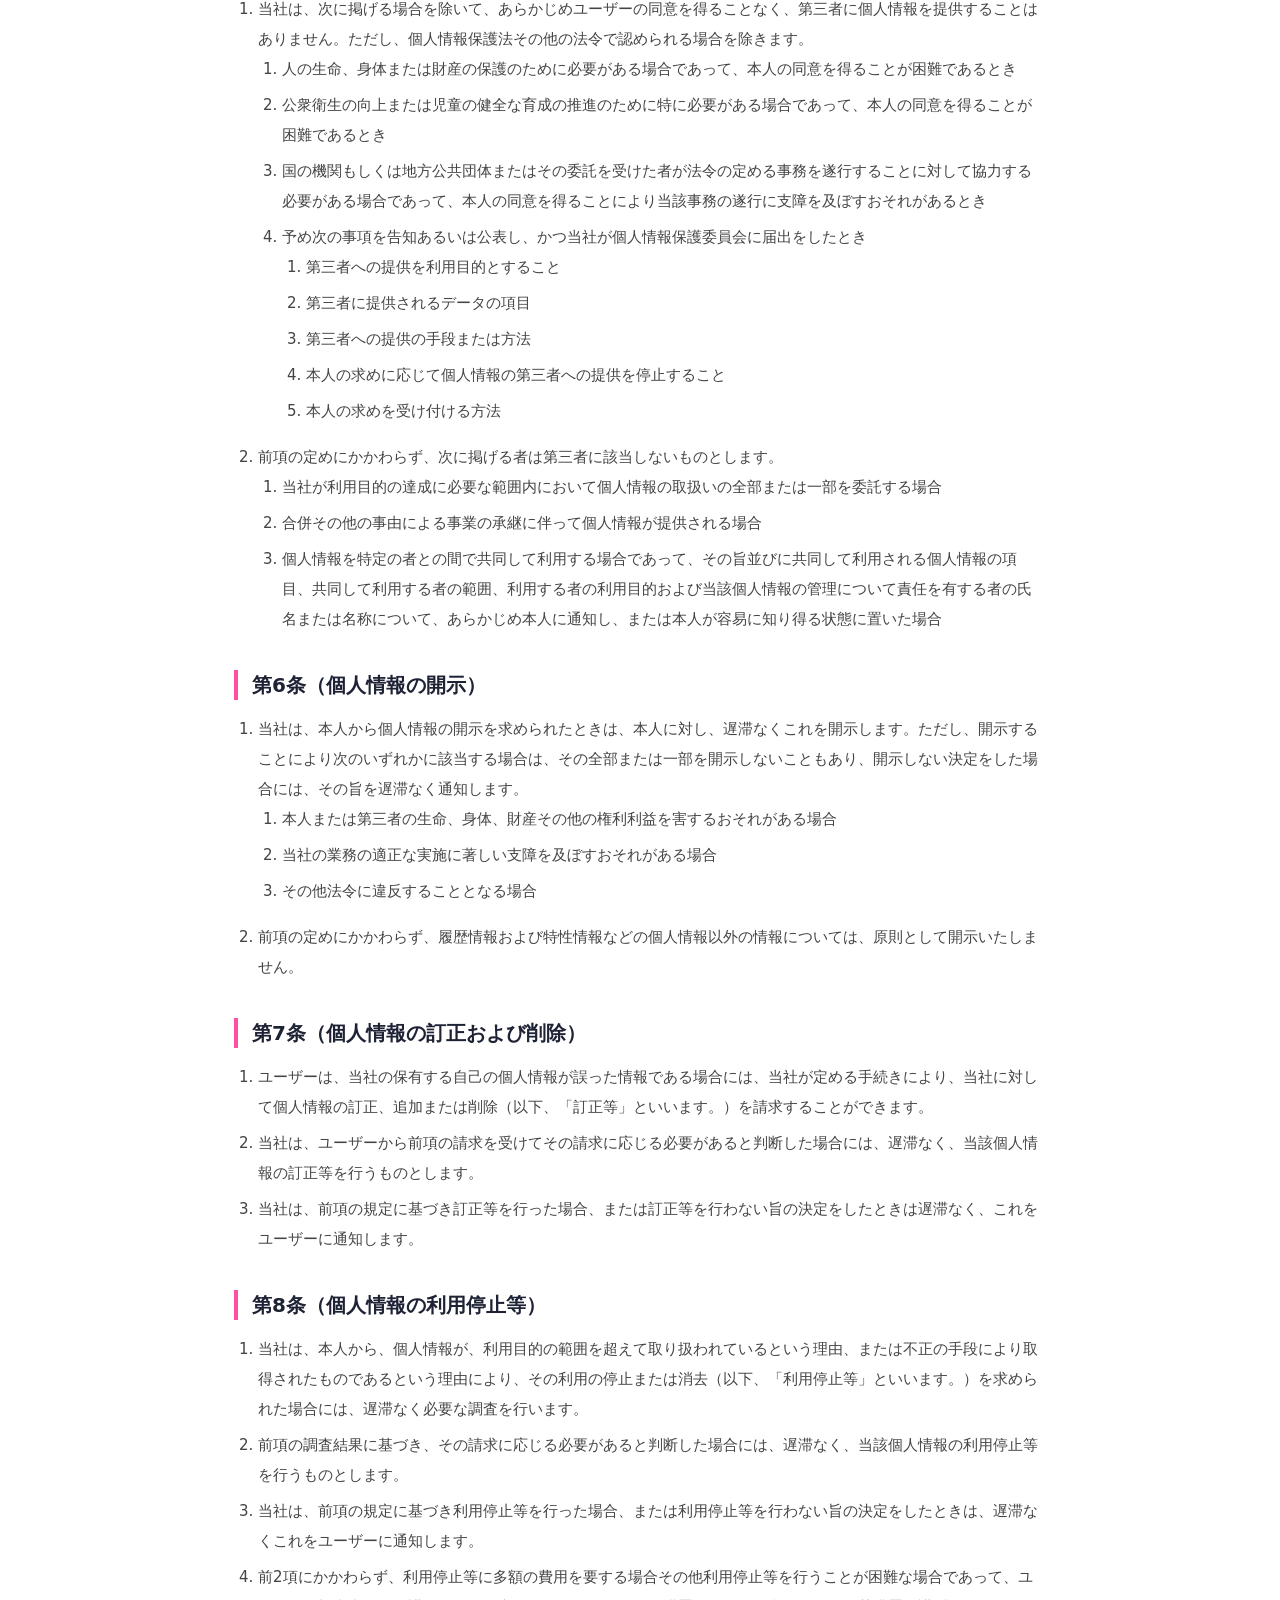
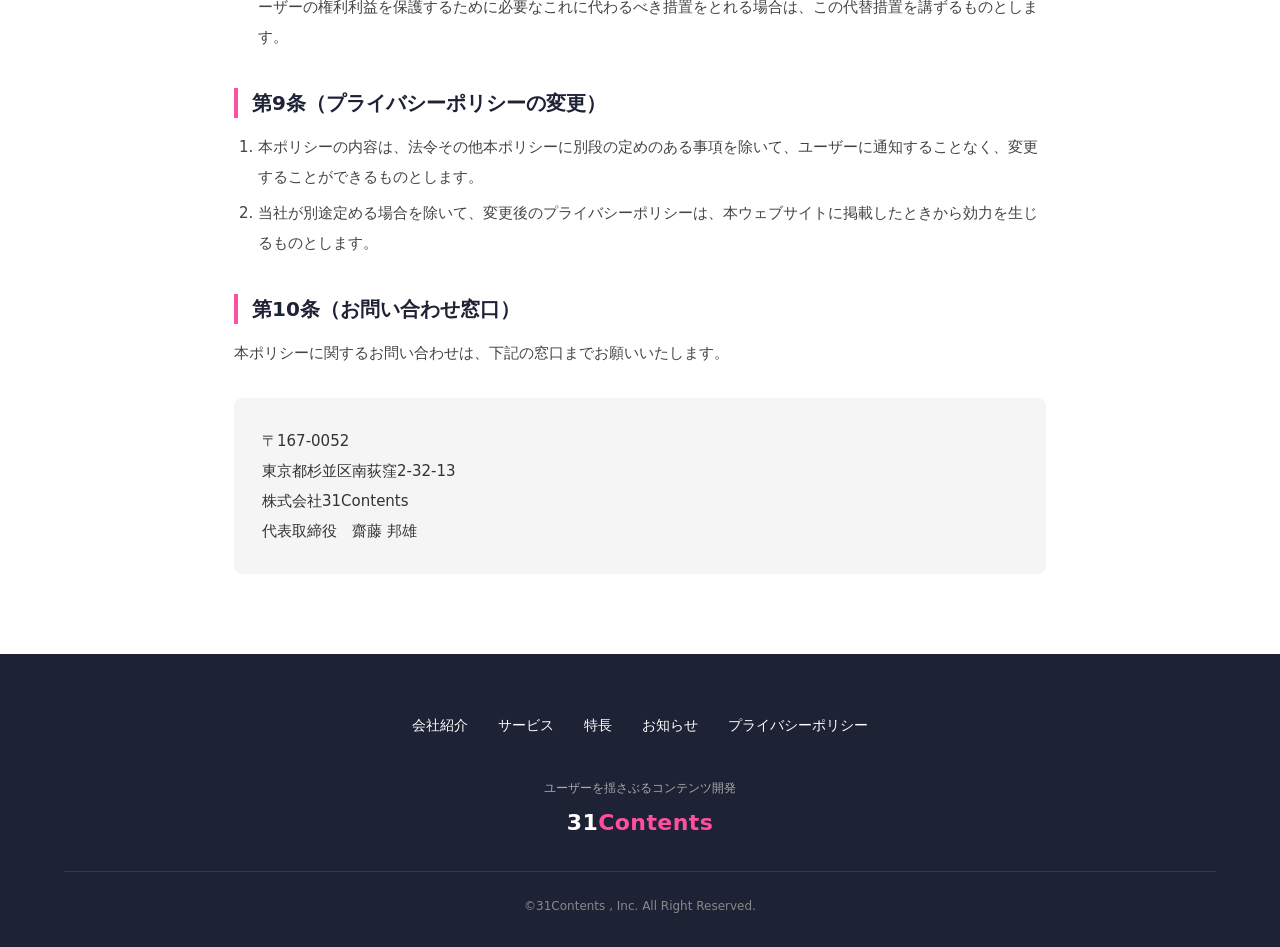
<file: privacy.html>
<!DOCTYPE html>
<html lang="ja">
<head>
<meta charset="UTF-8">
<meta name="viewport" content="width=device-width, initial-scale=1.0">
<title>プライバシーポリシー｜31Contents</title>
<meta name="description" content="株式会社31Contentsのプライバシーポリシー。">
<link rel="stylesheet" href="style.css">
</head>
<body>

<header class="header">
  <div class="header-inner">
    <a href="index.html" class="header-logo">
      <div>
        <span class="header-logo-tag">ユーザーを揺さぶるコンテンツ開発</span>
        <span class="header-logo-mark">31<span>Contents</span></span>
      </div>
    </a>
    <nav class="header-nav">
      <ul class="header-nav-list">
        <li><a href="company.html">会社紹介</a></li>
        <li><a href="index.html#service">サービス</a></li>
        <li><a href="index.html#feature">特長</a></li>
        <li><a href="news.html">お知らせ</a></li>
      </ul>
      <div class="header-cta">
        <a href="dl.html" class="btn btn-outline">まずは資料請求 ↗</a>
        <a href="contact.html" class="btn btn-pink">無料で相談 ✉</a>
      </div>
    </nav>
    <button class="hamburger" aria-label="メニューを開く" aria-expanded="false">
      <span></span><span></span><span></span>
    </button>
  </div>
</header>

<main>

  <section class="page-header">
    <div class="inner">
      <span class="page-header-label">PRIVACY POLICY</span>
      <h1 class="page-header-title">プライバシーポリシー</h1>
    </div>
  </section>

  <section class="privacy-body">
    <div class="privacy-body-inner">

      <h2>第1条（個人情報）</h2>
      <p>「個人情報」とは、個人情報保護法にいう「個人情報」を指すものとして、生存する個人に関する情報であって、当該情報に含まれる氏名、生年月日、住所、電話番号、連絡先その他の記述等により特定の個人を識別できる情報及び容貌、指紋、声紋にかかるデータ、及び健康保険証の保険者番号などの当該情報単体から特定の個人を識別できる情報（個人識別情報）を指します。</p>

      <h2>第2条（個人情報の収集方法）</h2>
      <p>当社は、ユーザーが利用登録をする際に氏名、生年月日、住所、電話番号、メールアドレス、銀行口座番号、クレジットカード番号、運転免許証番号などの個人情報をお尋ねすることがあります。また、ユーザーと提携先などとの間でなされたユーザーの個人情報を含む取引記録や決済に関する情報を、当社の提携先（情報提供元、広告主、広告配信先などを含みます。以下、「提携先」といいます。）などから収集することがあります。</p>

      <h2>第3条（個人情報を収集・利用する目的）</h2>
      <p>当社が個人情報を収集・利用する目的は、以下のとおりです。</p>
      <ol>
        <li>当社サービスの提供・運営のため</li>
        <li>ユーザーからのお問い合わせに回答するため（本人確認を行うことを含む）</li>
        <li>ユーザーが利用中のサービスの新機能、更新情報、キャンペーン及び当社が配信するメールマガジンに関する情報をお送りするため</li>
        <li>メンテナンス、重要なお知らせなど必要に応じたご連絡のため</li>
        <li>利用規約に違反したユーザーや、不正・不当な目的でサービスを利用しようとするユーザーの特定をし、ご利用をお断りするため</li>
        <li>ユーザーにご自身の登録情報の閲覧や変更、削除、ご利用状況の閲覧を行っていただくため</li>
        <li>有料サービスにおいて、ユーザーに利用料金を請求するため</li>
        <li>上記の利用目的に付随する目的</li>
      </ol>

      <h2>第4条（利用目的の変更）</h2>
      <ol>
        <li>当社は、利用目的が変更前と関連性を有すると合理的に認められる場合に限り、個人情報の利用目的を変更するものとします。</li>
        <li>利用目的の変更を行った場合には、変更後の目的について、当社所定の方法により、ユーザーに通知し、または本ウェブサイト上に公表するものとします。</li>
      </ol>

      <h2>第5条（個人情報の第三者提供）</h2>
      <ol>
        <li>
          当社は、次に掲げる場合を除いて、あらかじめユーザーの同意を得ることなく、第三者に個人情報を提供することはありません。ただし、個人情報保護法その他の法令で認められる場合を除きます。
          <ol>
            <li>人の生命、身体または財産の保護のために必要がある場合であって、本人の同意を得ることが困難であるとき</li>
            <li>公衆衛生の向上または児童の健全な育成の推進のために特に必要がある場合であって、本人の同意を得ることが困難であるとき</li>
            <li>国の機関もしくは地方公共団体またはその委託を受けた者が法令の定める事務を遂行することに対して協力する必要がある場合であって、本人の同意を得ることにより当該事務の遂行に支障を及ぼすおそれがあるとき</li>
            <li>
              予め次の事項を告知あるいは公表し、かつ当社が個人情報保護委員会に届出をしたとき
              <ol>
                <li>第三者への提供を利用目的とすること</li>
                <li>第三者に提供されるデータの項目</li>
                <li>第三者への提供の手段または方法</li>
                <li>本人の求めに応じて個人情報の第三者への提供を停止すること</li>
                <li>本人の求めを受け付ける方法</li>
              </ol>
            </li>
          </ol>
        </li>
        <li>
          前項の定めにかかわらず、次に掲げる者は第三者に該当しないものとします。
          <ol>
            <li>当社が利用目的の達成に必要な範囲内において個人情報の取扱いの全部または一部を委託する場合</li>
            <li>合併その他の事由による事業の承継に伴って個人情報が提供される場合</li>
            <li>個人情報を特定の者との間で共同して利用する場合であって、その旨並びに共同して利用される個人情報の項目、共同して利用する者の範囲、利用する者の利用目的および当該個人情報の管理について責任を有する者の氏名または名称について、あらかじめ本人に通知し、または本人が容易に知り得る状態に置いた場合</li>
          </ol>
        </li>
      </ol>

      <h2>第6条（個人情報の開示）</h2>
      <ol>
        <li>
          当社は、本人から個人情報の開示を求められたときは、本人に対し、遅滞なくこれを開示します。ただし、開示することにより次のいずれかに該当する場合は、その全部または一部を開示しないこともあり、開示しない決定をした場合には、その旨を遅滞なく通知します。
          <ol>
            <li>本人または第三者の生命、身体、財産その他の権利利益を害するおそれがある場合</li>
            <li>当社の業務の適正な実施に著しい支障を及ぼすおそれがある場合</li>
            <li>その他法令に違反することとなる場合</li>
          </ol>
        </li>
        <li>前項の定めにかかわらず、履歴情報および特性情報などの個人情報以外の情報については、原則として開示いたしません。</li>
      </ol>

      <h2>第7条（個人情報の訂正および削除）</h2>
      <ol>
        <li>ユーザーは、当社の保有する自己の個人情報が誤った情報である場合には、当社が定める手続きにより、当社に対して個人情報の訂正、追加または削除（以下、「訂正等」といいます。）を請求することができます。</li>
        <li>当社は、ユーザーから前項の請求を受けてその請求に応じる必要があると判断した場合には、遅滞なく、当該個人情報の訂正等を行うものとします。</li>
        <li>当社は、前項の規定に基づき訂正等を行った場合、または訂正等を行わない旨の決定をしたときは遅滞なく、これをユーザーに通知します。</li>
      </ol>

      <h2>第8条（個人情報の利用停止等）</h2>
      <ol>
        <li>当社は、本人から、個人情報が、利用目的の範囲を超えて取り扱われているという理由、または不正の手段により取得されたものであるという理由により、その利用の停止または消去（以下、「利用停止等」といいます。）を求められた場合には、遅滞なく必要な調査を行います。</li>
        <li>前項の調査結果に基づき、その請求に応じる必要があると判断した場合には、遅滞なく、当該個人情報の利用停止等を行うものとします。</li>
        <li>当社は、前項の規定に基づき利用停止等を行った場合、または利用停止等を行わない旨の決定をしたときは、遅滞なくこれをユーザーに通知します。</li>
        <li>前2項にかかわらず、利用停止等に多額の費用を要する場合その他利用停止等を行うことが困難な場合であって、ユーザーの権利利益を保護するために必要なこれに代わるべき措置をとれる場合は、この代替措置を講ずるものとします。</li>
      </ol>

      <h2>第9条（プライバシーポリシーの変更）</h2>
      <ol>
        <li>本ポリシーの内容は、法令その他本ポリシーに別段の定めのある事項を除いて、ユーザーに通知することなく、変更することができるものとします。</li>
        <li>当社が別途定める場合を除いて、変更後のプライバシーポリシーは、本ウェブサイトに掲載したときから効力を生じるものとします。</li>
      </ol>

      <h2>第10条（お問い合わせ窓口）</h2>
      <p>本ポリシーに関するお問い合わせは、下記の窓口までお願いいたします。</p>
      <div class="privacy-contact-box">
        〒167-0052<br>
        東京都杉並区南荻窪2-32-13<br>
        株式会社31Contents<br>
        代表取締役　齋藤 邦雄
      </div>

    </div>
  </section>

</main>

<footer class="footer">
  <div class="footer-inner">
    <nav class="footer-nav">
      <a href="company.html">会社紹介</a>
      <a href="index.html#service">サービス</a>
      <a href="index.html#feature">特長</a>
      <a href="news.html">お知らせ</a>
      <a href="privacy.html">プライバシーポリシー</a>
    </nav>
    <div class="footer-logo">
      <span class="footer-logo-tag">ユーザーを揺さぶるコンテンツ開発</span>
      <span class="footer-logo-mark">31<span>Contents</span></span>
    </div>
    <p class="footer-copy">©31Contents , Inc. All Right Reserved.</p>
  </div>
</footer>

<script src="script.js"></script>
</body>
</html>
</file>
<file: style.css>
/* ==================================================
   31Contents Corporate Site
   ================================================== */

/* Reset & Base */
* {
  margin: 0;
  padding: 0;
  box-sizing: border-box;
}

html {
  scroll-behavior: smooth;
}

body {
  font-family: system-ui, -apple-system, "Hiragino Sans", "Hiragino Kaku Gothic ProN", "Yu Gothic", "Meiryo", sans-serif;
  color: #333333;
  line-height: 1.7;
  background: #ffffff;
  -webkit-font-smoothing: antialiased;
}

img {
  max-width: 100%;
  height: auto;
  display: block;
}

a {
  color: inherit;
  text-decoration: none;
  transition: opacity 0.2s;
}

a:hover {
  opacity: 0.75;
}

ul {
  list-style: none;
}

/* ==================================================
   Layout
   ================================================== */
.inner {
  max-width: 1200px;
  margin: 0 auto;
  padding: 0 24px;
}

section {
  padding: 80px 0;
}

/* ==================================================
   Header
   ================================================== */
.header {
  position: fixed;
  top: 0;
  left: 0;
  width: 100%;
  background: #ffffff;
  border-bottom: 1px solid #eeeeee;
  z-index: 1000;
  height: 72px;
}

.header-inner {
  max-width: 1280px;
  margin: 0 auto;
  padding: 0 24px;
  height: 72px;
  display: flex;
  align-items: center;
  justify-content: space-between;
}

.header-logo {
  display: flex;
  align-items: center;
  gap: 10px;
}

.header-logo-mark {
  font-size: 22px;
  font-weight: 800;
  letter-spacing: 0.02em;
  color: #1e2235;
}

.header-logo-mark span {
  color: #ff4fa3;
}

.header-logo-tag {
  font-size: 11px;
  color: #666666;
  line-height: 1.3;
  display: block;
}

.header-nav {
  display: flex;
  align-items: center;
  gap: 28px;
}

.header-nav-list {
  display: flex;
  align-items: center;
  gap: 24px;
}

.header-nav-list a {
  font-size: 14px;
  color: #333333;
  font-weight: 500;
}

.header-cta {
  display: flex;
  align-items: center;
  gap: 10px;
}

.btn {
  display: inline-flex;
  align-items: center;
  justify-content: center;
  gap: 6px;
  font-size: 14px;
  font-weight: 600;
  padding: 11px 18px;
  border-radius: 6px;
  border: 1px solid transparent;
  cursor: pointer;
  transition: all 0.2s;
  white-space: nowrap;
  text-align: center;
}

.btn-outline {
  background: #ffffff;
  color: #1e2235;
  border-color: #1e2235;
}

.btn-outline:hover {
  background: #1e2235;
  color: #ffffff;
  opacity: 1;
}

.btn-pink {
  background: #ff4fa3;
  color: #ffffff;
  border-color: #ff4fa3;
}

.btn-pink:hover {
  background: #e83a90;
  border-color: #e83a90;
  opacity: 1;
}

.btn-lg {
  font-size: 16px;
  padding: 16px 28px;
}

.btn-white {
  background: #ffffff;
  color: #1e2235;
  border-color: #ffffff;
}

.btn-white:hover {
  background: transparent;
  color: #ffffff;
  opacity: 1;
}

/* Hamburger */
.hamburger {
  display: none;
  width: 40px;
  height: 40px;
  background: transparent;
  border: none;
  cursor: pointer;
  position: relative;
}

.hamburger span {
  display: block;
  position: absolute;
  left: 8px;
  right: 8px;
  height: 2px;
  background: #1e2235;
  transition: all 0.3s;
}

.hamburger span:nth-child(1) { top: 13px; }
.hamburger span:nth-child(2) { top: 19px; }
.hamburger span:nth-child(3) { top: 25px; }

.hamburger.is-open span:nth-child(1) { transform: rotate(45deg); top: 19px; }
.hamburger.is-open span:nth-child(2) { opacity: 0; }
.hamburger.is-open span:nth-child(3) { transform: rotate(-45deg); top: 19px; }

/* Main offset for fixed header */
main {
  padding-top: 72px;
}

/* ==================================================
   Hero
   ================================================== */
.hero {
  background: #ffffff;
  padding: 80px 0 100px;
}

.hero-inner {
  max-width: 1200px;
  margin: 0 auto;
  padding: 0 24px;
  display: grid;
  grid-template-columns: 1.1fr 1fr;
  gap: 60px;
  align-items: center;
}

.hero-title {
  font-size: 44px;
  font-weight: 800;
  line-height: 1.4;
  color: #1e2235;
  margin-bottom: 22px;
  letter-spacing: 0.01em;
}

.hero-sub {
  font-size: 18px;
  color: #555555;
  margin-bottom: 36px;
  line-height: 1.8;
}

.hero-buttons {
  display: flex;
  gap: 14px;
  flex-wrap: wrap;
}

.hero-image {
  display: flex;
  justify-content: center;
}

.hero-image img {
  max-width: 100%;
  width: 420px;
}

/* ==================================================
   Section Common
   ================================================== */
.section-label {
  font-size: 14px;
  letter-spacing: 0.14em;
  color: #ff4fa3;
  font-weight: 700;
  text-transform: uppercase;
  margin-bottom: 10px;
  display: block;
}

.section-title {
  font-size: 34px;
  font-weight: 800;
  line-height: 1.4;
  color: #1e2235;
  margin-bottom: 40px;
  text-align: center;
}

.section-title-en {
  color: #ff4fa3;
  font-size: 16px;
  margin-right: 10px;
  letter-spacing: 0.1em;
}

.section-subtitle {
  font-size: 16px;
  color: #555555;
  text-align: center;
  max-width: 720px;
  margin: 0 auto 50px;
  line-height: 1.9;
}

/* ==================================================
   Problem Section (02)
   ================================================== */
.problem {
  background: #f5f5f5;
}

.problem-title {
  text-align: center;
  font-size: 30px;
  font-weight: 800;
  line-height: 1.5;
  color: #1e2235;
  margin-bottom: 50px;
}

.problem-title .slashed {
  font-size: 18px;
  color: #ff4fa3;
  display: block;
  margin-bottom: 12px;
  font-weight: 700;
}

.problem-cards {
  display: grid;
  grid-template-columns: repeat(3, 1fr);
  gap: 24px;
  margin-bottom: 50px;
}

.problem-card {
  background: #ffffff;
  padding: 36px 24px;
  border-radius: 10px;
  text-align: center;
  box-shadow: 0 2px 10px rgba(0, 0, 0, 0.04);
}

.problem-card-icon {
  width: 72px;
  height: 72px;
  margin: 0 auto 20px;
  display: flex;
  align-items: center;
  justify-content: center;
  background: #fff0f6;
  border-radius: 50%;
}

.problem-card-icon img {
  width: 40px;
  height: 40px;
}

.problem-card-text {
  font-size: 15px;
  font-weight: 600;
  color: #333333;
  line-height: 1.7;
}

.problem-arrow {
  text-align: center;
  font-size: 32px;
  color: #ff4fa3;
  margin: 10px 0 20px;
  line-height: 1;
}

.problem-solution {
  text-align: center;
  font-size: 22px;
  font-weight: 800;
  color: #1e2235;
  padding: 20px 0;
}

.problem-solution strong {
  color: #ff4fa3;
}

/* ==================================================
   Service Section (03)
   ================================================== */
.service {
  background: #1e2235;
  color: #ffffff;
}

.service .section-title {
  color: #ffffff;
}

.service .section-title-en {
  color: #ff4fa3;
}

.service-cards {
  display: grid;
  grid-template-columns: repeat(3, 1fr);
  gap: 24px;
}

.service-card {
  background: #ffffff;
  color: #333333;
  padding: 40px 28px;
  border-radius: 10px;
  text-align: center;
}

.service-card-image {
  width: 100px;
  height: 100px;
  margin: 0 auto 20px;
}

.service-card-image img {
  width: 100%;
  height: 100%;
  object-fit: contain;
}

.service-card-title {
  font-size: 22px;
  font-weight: 800;
  color: #1e2235;
  margin-bottom: 16px;
}

.service-card-text {
  font-size: 14px;
  color: #555555;
  line-height: 1.9;
  text-align: left;
}

/* ==================================================
   CTA Banner (04)
   ================================================== */
.cta-banner {
  background: #1e2235;
  padding: 60px 0 100px;
}

.cta-banner-grid {
  display: grid;
  grid-template-columns: 1fr 1fr;
  gap: 24px;
}

.cta-banner-card {
  background: #ffffff;
  padding: 40px 32px;
  border-radius: 10px;
  text-align: center;
}

.cta-banner-card h3 {
  font-size: 22px;
  font-weight: 800;
  color: #1e2235;
  margin-bottom: 14px;
}

.cta-banner-card p {
  font-size: 14px;
  color: #555555;
  line-height: 1.9;
  margin-bottom: 24px;
  text-align: left;
}

/* ==================================================
   Feature Section (05)
   ================================================== */
.feature {
  background: #ffffff;
}

.feature-list {
  display: flex;
  flex-direction: column;
  gap: 40px;
  margin-top: 40px;
}

.feature-item {
  display: grid;
  grid-template-columns: 260px 1fr;
  gap: 40px;
  align-items: center;
  background: #f5f5f5;
  padding: 36px;
  border-radius: 10px;
}

.feature-item:nth-child(even) {
  grid-template-columns: 1fr 260px;
}

.feature-item:nth-child(even) .feature-image {
  order: 2;
}

.feature-image img {
  width: 100%;
  max-width: 260px;
}

.feature-number {
  font-size: 14px;
  color: #ff4fa3;
  font-weight: 800;
  letter-spacing: 0.1em;
  margin-bottom: 10px;
}

.feature-title {
  font-size: 22px;
  font-weight: 800;
  color: #1e2235;
  margin-bottom: 14px;
  line-height: 1.5;
}

.feature-text {
  font-size: 15px;
  color: #555555;
  line-height: 1.9;
}

/* ==================================================
   Works Section (06)
   ================================================== */
.works {
  background: #ffffff;
}

.works-logos {
  display: flex;
  flex-wrap: wrap;
  justify-content: center;
  gap: 40px;
  margin: 40px 0 50px;
}

.works-logo {
  font-size: 18px;
  font-weight: 700;
  color: #1e2235;
  padding: 20px 30px;
  background: #f5f5f5;
  border-radius: 8px;
  min-width: 180px;
  text-align: center;
  display: flex;
  align-items: center;
  justify-content: center;
}

.works-logo img {
  max-height: 60px;
  width: auto;
  object-fit: contain;
}

.works-cta {
  text-align: center;
}

/* ==================================================
   Company Info (07)
   ================================================== */
.company-info {
  background: #f5f5f5;
}

.company-info-grid {
  display: grid;
  grid-template-columns: 1fr 1fr;
  gap: 24px;
  margin-top: 30px;
}

.company-info-card {
  background: #ffffff;
  padding: 40px;
  border-radius: 10px;
  text-align: center;
  font-size: 18px;
  font-weight: 700;
  color: #1e2235;
  transition: transform 0.2s;
}

.company-info-card:hover {
  transform: translateY(-4px);
  opacity: 1;
}

/* ==================================================
   News Section (08)
   ================================================== */
.news-section {
  background: #ffffff;
  text-align: center;
}

.news-empty {
  font-size: 16px;
  color: #777777;
  padding: 40px 0;
}

.news-cta {
  margin-top: 20px;
}

/* ==================================================
   DL Contact Section (09)
   ================================================== */
.dl-contact {
  background: #ffffff;
}

.dl-contact-grid {
  display: grid;
  grid-template-columns: 1fr 1fr;
  gap: 24px;
  margin-top: 30px;
}

.dl-contact-card {
  background: #f5f5f5;
  padding: 40px 32px;
  border-radius: 10px;
  text-align: center;
}

.dl-contact-card h3 {
  font-size: 22px;
  font-weight: 800;
  color: #1e2235;
  margin-bottom: 20px;
}

/* ==================================================
   Page Header (sub-pages)
   ================================================== */
.page-header {
  background: #1e2235;
  color: #ffffff;
  padding: 100px 0 80px;
  text-align: center;
}

.page-header-label {
  font-size: 14px;
  letter-spacing: 0.2em;
  color: #ff4fa3;
  font-weight: 700;
  margin-bottom: 10px;
  display: block;
}

.page-header-title {
  font-size: 40px;
  font-weight: 800;
  color: #ffffff;
  margin-bottom: 20px;
  line-height: 1.4;
}

.page-header-desc {
  font-size: 16px;
  color: #cccccc;
  max-width: 720px;
  margin: 0 auto 30px;
  line-height: 1.9;
}

.page-header-cta {
  display: flex;
  gap: 14px;
  justify-content: center;
  flex-wrap: wrap;
}

/* ==================================================
   Company Page
   ================================================== */
.mission {
  background: #ffffff;
  text-align: center;
}

.mission-label {
  font-size: 14px;
  color: #ff4fa3;
  font-weight: 700;
  letter-spacing: 0.2em;
  margin-bottom: 10px;
}

.mission-title {
  font-size: 34px;
  font-weight: 800;
  color: #1e2235;
  margin-bottom: 30px;
}

.mission-text {
  font-size: 22px;
  font-weight: 700;
  color: #1e2235;
  line-height: 1.8;
}

.representative {
  background: #f5f5f5;
}

.representative-inner {
  display: grid;
  grid-template-columns: 260px 1fr;
  gap: 50px;
  max-width: 1000px;
  margin: 40px auto 0;
  align-items: start;
  background: #ffffff;
  padding: 50px;
  border-radius: 10px;
}

.representative-image img {
  width: 100%;
  max-width: 260px;
  border-radius: 10px;
}

.representative-role {
  font-size: 14px;
  color: #666666;
  margin-bottom: 8px;
}

.representative-name {
  font-size: 28px;
  font-weight: 800;
  color: #1e2235;
  margin-bottom: 24px;
}

.representative-bio {
  font-size: 14px;
  color: #555555;
  line-height: 2;
  white-space: pre-line;
}

.company-profile {
  background: #ffffff;
}

.company-profile-table {
  width: 100%;
  max-width: 900px;
  margin: 40px auto 0;
  border-collapse: collapse;
}

.company-profile-table th,
.company-profile-table td {
  padding: 20px 24px;
  text-align: left;
  border-bottom: 1px solid #e5e5e5;
  font-size: 15px;
  vertical-align: top;
}

.company-profile-table th {
  font-weight: 700;
  color: #1e2235;
  width: 160px;
  background: #f5f5f5;
}

.company-profile-table td {
  color: #555555;
  line-height: 1.9;
}

/* ==================================================
   News Page
   ================================================== */
.news-page {
  background: #ffffff;
  min-height: 300px;
  text-align: center;
}

.news-page-empty {
  font-size: 18px;
  color: #777777;
  padding: 60px 0;
}

/* ==================================================
   DL / Contact Forms
   ================================================== */
.form-page {
  background: #f5f5f5;
  padding: 80px 0;
}

.form-page-grid {
  display: grid;
  grid-template-columns: 1fr 1.2fr;
  gap: 50px;
  max-width: 1100px;
  margin: 0 auto;
}

.form-left {
  background: #ffffff;
  padding: 40px 36px;
  border-radius: 10px;
}

.form-left h2 {
  font-size: 24px;
  font-weight: 800;
  color: #1e2235;
  margin-bottom: 20px;
}

.form-left p {
  font-size: 14px;
  color: #555555;
  line-height: 1.9;
  margin-bottom: 24px;
}

.form-left h3 {
  font-size: 16px;
  font-weight: 700;
  color: #1e2235;
  margin: 24px 0 16px;
  padding-bottom: 8px;
  border-bottom: 2px solid #ff4fa3;
}

.form-left-logos {
  display: flex;
  flex-wrap: wrap;
  gap: 10px;
  margin-bottom: 20px;
}

.form-left-logos span {
  background: #f5f5f5;
  padding: 8px 14px;
  border-radius: 4px;
  font-size: 13px;
  font-weight: 600;
  color: #1e2235;
}

.form-left-dl-list {
  list-style: none;
  padding: 0;
}

.form-left-dl-list li {
  padding: 10px 0 10px 26px;
  position: relative;
  font-size: 14px;
  color: #333333;
  border-bottom: 1px dashed #e5e5e5;
}

.form-left-dl-list li::before {
  content: "📄";
  position: absolute;
  left: 0;
  top: 10px;
}

.form-right {
  background: #ffffff;
  padding: 40px 36px;
  border-radius: 10px;
}

.form-group {
  margin-bottom: 20px;
}

.form-group label {
  display: block;
  font-size: 14px;
  font-weight: 700;
  color: #1e2235;
  margin-bottom: 8px;
}

.form-group label .required {
  color: #ff4fa3;
  font-size: 12px;
  margin-left: 6px;
}

.form-group label .optional {
  color: #999999;
  font-size: 12px;
  margin-left: 6px;
}

.form-group input[type="text"],
.form-group input[type="email"],
.form-group input[type="tel"],
.form-group textarea {
  width: 100%;
  padding: 12px 14px;
  border: 1px solid #dddddd;
  border-radius: 6px;
  font-size: 15px;
  font-family: inherit;
  background: #ffffff;
  color: #333333;
  transition: border-color 0.2s;
}

.form-group input:focus,
.form-group textarea:focus {
  outline: none;
  border-color: #ff4fa3;
}

.form-group textarea {
  resize: vertical;
  min-height: 140px;
}

.form-privacy {
  display: flex;
  align-items: flex-start;
  gap: 10px;
  margin: 20px 0;
  font-size: 14px;
  color: #555555;
}

.form-privacy input[type="checkbox"] {
  margin-top: 4px;
  width: 16px;
  height: 16px;
  accent-color: #ff4fa3;
}

.form-privacy a {
  color: #ff4fa3;
  text-decoration: underline;
}

.form-submit {
  width: 100%;
  padding: 16px;
  font-size: 16px;
  font-weight: 700;
  background: #ff4fa3;
  color: #ffffff;
  border: none;
  border-radius: 6px;
  cursor: pointer;
  transition: background 0.2s;
}

.form-submit:hover {
  background: #e83a90;
}

.form-submit:disabled {
  background: #cccccc;
  cursor: not-allowed;
}

.form-thanks {
  display: none;
  background: #fff0f6;
  border: 1px solid #ff4fa3;
  color: #1e2235;
  padding: 24px;
  border-radius: 8px;
  text-align: center;
  font-weight: 600;
  margin-top: 20px;
}

.form-thanks.is-show {
  display: block;
}

/* ==================================================
   Privacy Policy
   ================================================== */
.privacy-body {
  background: #ffffff;
  padding: 80px 0;
}

.privacy-body-inner {
  max-width: 860px;
  margin: 0 auto;
  padding: 0 24px;
}

.privacy-body h2 {
  font-size: 20px;
  font-weight: 800;
  color: #1e2235;
  margin: 36px 0 14px;
  padding-left: 14px;
  border-left: 4px solid #ff4fa3;
  line-height: 1.5;
}

.privacy-body p {
  font-size: 15px;
  color: #444444;
  line-height: 2;
  margin-bottom: 14px;
}

.privacy-body ul,
.privacy-body ol {
  padding-left: 24px;
  margin-bottom: 16px;
}

.privacy-body ul li,
.privacy-body ol li {
  font-size: 15px;
  color: #444444;
  line-height: 2;
  margin-bottom: 6px;
  list-style: disc;
}

.privacy-body ol li {
  list-style: decimal;
}

.privacy-contact-box {
  background: #f5f5f5;
  padding: 28px;
  border-radius: 8px;
  margin-top: 30px;
  font-size: 15px;
  line-height: 2;
  color: #333333;
}

/* ==================================================
   Footer
   ================================================== */
.footer {
  background: #1e2235;
  color: #ffffff;
  padding: 60px 0 30px;
}

.footer-inner {
  max-width: 1200px;
  margin: 0 auto;
  padding: 0 24px;
}

.footer-nav {
  display: flex;
  justify-content: center;
  flex-wrap: wrap;
  gap: 30px;
  margin-bottom: 40px;
}

.footer-nav a {
  font-size: 14px;
  color: #ffffff;
}

.footer-logo {
  text-align: center;
  margin-bottom: 30px;
}

.footer-logo-tag {
  font-size: 12px;
  color: #aaaaaa;
  display: block;
  margin-bottom: 6px;
}

.footer-logo-mark {
  font-size: 22px;
  font-weight: 800;
  color: #ffffff;
  letter-spacing: 0.02em;
}

.footer-logo-mark span {
  color: #ff4fa3;
}

.footer-copy {
  text-align: center;
  font-size: 12px;
  color: #888888;
  border-top: 1px solid #333851;
  padding-top: 24px;
}

/* ==================================================
   Responsive (SP: <=768px)
   ================================================== */
@media (max-width: 768px) {
  section {
    padding: 60px 0;
  }

  .hamburger {
    display: block;
  }

  .header-nav {
    position: fixed;
    top: 72px;
    left: 0;
    width: 100%;
    background: #ffffff;
    padding: 24px;
    flex-direction: column;
    align-items: stretch;
    gap: 20px;
    border-top: 1px solid #eeeeee;
    transform: translateY(-200%);
    transition: transform 0.3s;
    max-height: calc(100vh - 72px);
    overflow-y: auto;
  }

  .header-nav.is-open {
    transform: translateY(0);
  }

  .header-nav-list {
    flex-direction: column;
    align-items: stretch;
    gap: 18px;
    width: 100%;
  }

  .header-nav-list a {
    padding: 8px 0;
    border-bottom: 1px solid #eeeeee;
    display: block;
  }

  .header-cta {
    flex-direction: column;
    width: 100%;
    gap: 12px;
  }

  .header-cta .btn {
    width: 100%;
  }

  .header-logo-tag {
    display: none;
  }

  .hero {
    padding: 40px 0 60px;
  }

  .hero-inner {
    grid-template-columns: 1fr;
    gap: 30px;
    text-align: center;
  }

  .hero-title {
    font-size: 28px;
  }

  .hero-sub {
    font-size: 15px;
  }

  .hero-buttons {
    justify-content: center;
  }

  .hero-image img {
    width: 240px;
  }

  .section-title {
    font-size: 24px;
  }

  .problem-title {
    font-size: 22px;
  }

  .problem-cards,
  .service-cards,
  .cta-banner-grid,
  .company-info-grid,
  .dl-contact-grid {
    grid-template-columns: 1fr;
  }

  .feature-item,
  .feature-item:nth-child(even) {
    grid-template-columns: 1fr;
    padding: 30px 24px;
    text-align: center;
  }

  .feature-item:nth-child(even) .feature-image {
    order: 0;
  }

  .feature-image img {
    max-width: 200px;
    margin: 0 auto;
  }

  .page-header {
    padding: 60px 0 50px;
  }

  .page-header-title {
    font-size: 28px;
  }

  .representative-inner {
    grid-template-columns: 1fr;
    padding: 30px 24px;
    gap: 24px;
    text-align: center;
  }

  .representative-image {
    margin: 0 auto;
  }

  .representative-bio {
    text-align: left;
  }

  .company-profile-table th,
  .company-profile-table td {
    display: block;
    width: 100%;
    padding: 12px 16px;
  }

  .company-profile-table th {
    border-bottom: none;
    padding-bottom: 4px;
  }

  .form-page-grid {
    grid-template-columns: 1fr;
    gap: 24px;
  }

  .form-left,
  .form-right {
    padding: 28px 24px;
  }

  .mission-title {
    font-size: 26px;
  }

  .mission-text {
    font-size: 18px;
  }

  .works-logo {
    min-width: 140px;
    font-size: 15px;
    padding: 16px 20px;
  }
}
</file>
